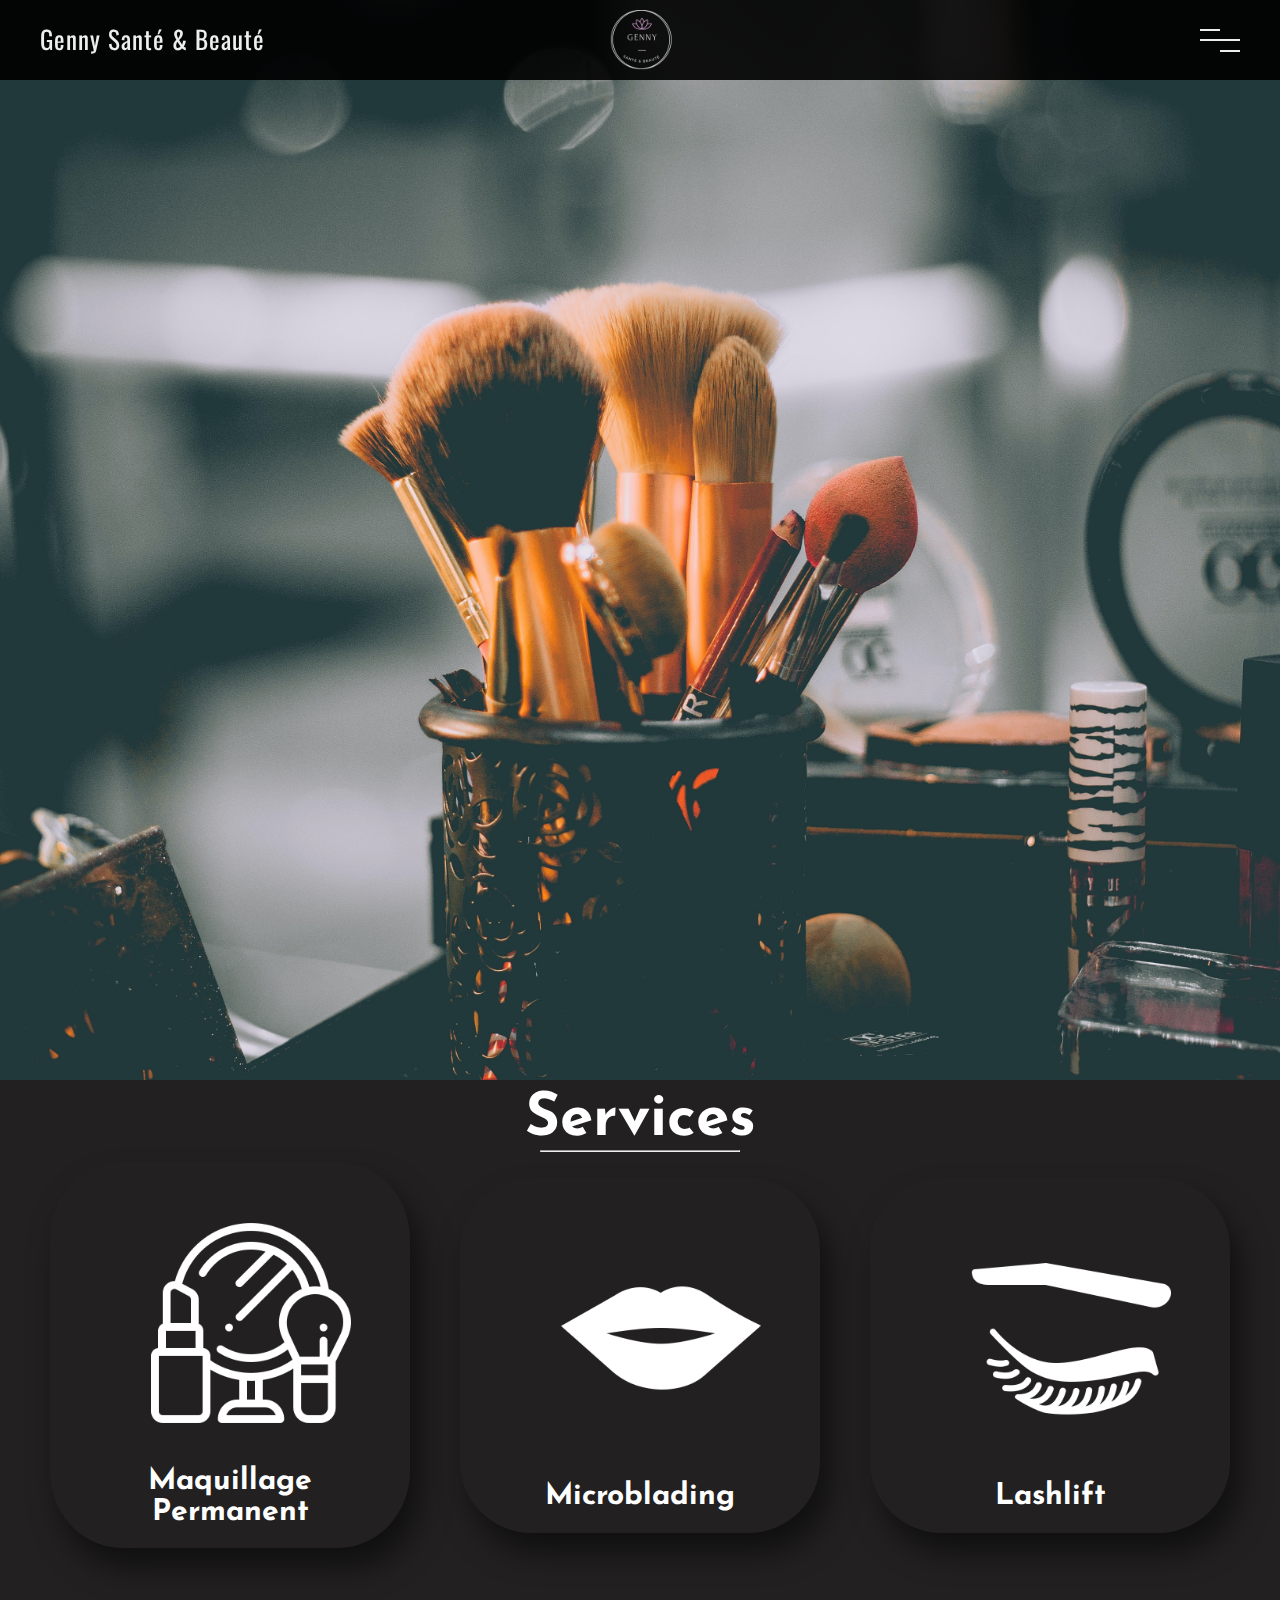
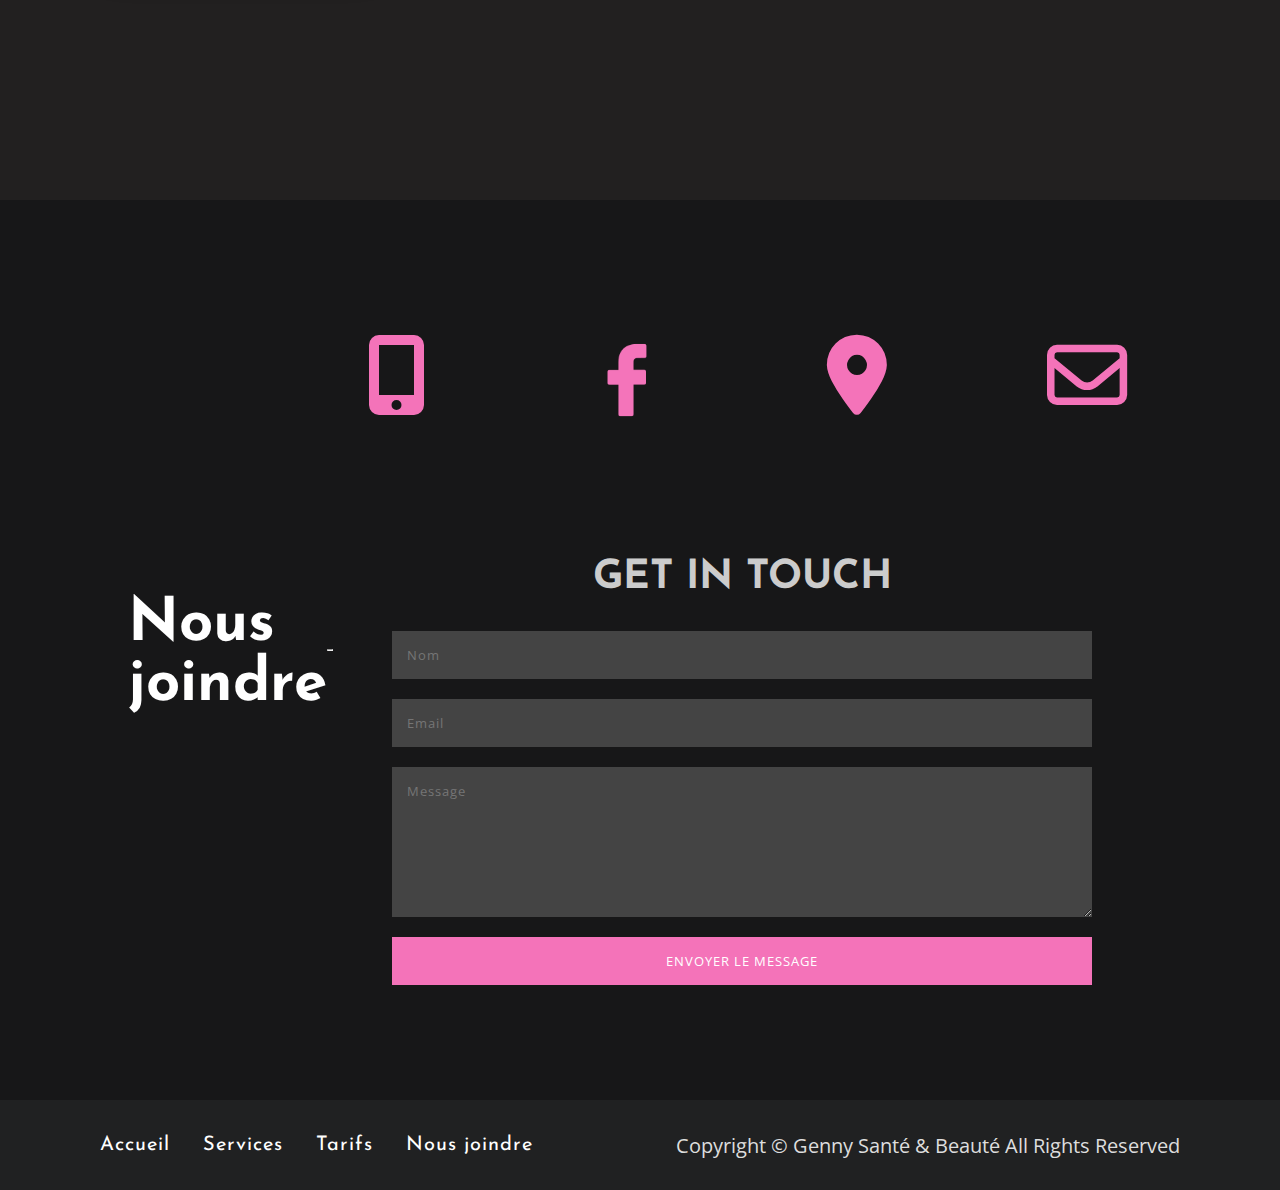
<file: index.html>
<!DOCTYPE html>
<html lang="en">

<head>
    <meta charset="UTF-8">
    <meta http-equiv="X-UA-Compatible" content="IE=edge">
    <meta name="viewport" content="width=device-width, initial-scale=1.0,maximum-scale=1,user-scalable=no">
    <title>Genny Santé & Beauté</title>
    <link rel="stylesheet" href="style.css">
    <link rel="stylesheet" href="https://cdnjs.cloudflare.com/ajax/libs/font-awesome/6.1.1/css/all.min.css">
    <link rel="preconnect" href="https://fonts.googleapis.com">
    <link rel="preconnect" href="https://fonts.gstatic.com" crossorigin>
    <link
        href="https://fonts.googleapis.com/css2?family=Baloo+Da+2:wght@400;500;600;700;800&family=Oswald:wght@200;300;400;500;600;700&display=swap"
        rel="stylesheet">
    <link rel="preconnect" href="https://fonts.googleapis.com">
    <link rel="preconnect" href="https://fonts.gstatic.com" crossorigin>
    <link
        href="https://fonts.googleapis.com/css2?family=Josefin+Sans:ital,wght@0,100;0,200;0,300;0,400;0,500;0,600;0,700;1,100;1,200;1,300;1,400;1,500;1,600;1,700&display=swap"
        rel="stylesheet">
        <link
        href="https://fonts.googleapis.com/css2?family=Open+Sans:ital,wght@0,300;0,400;0,500;0,600;0,700;1,300;1,400;1,500;1,600;1,700&display=swap"
        rel="stylesheet">
    <link rel="stylesheet" href="https://unpkg.com/swiper@8/swiper-bundle.min.css" />
</head>

<body>

    <!-- Navbar -->

    <nav class="navbar">
        <div class="logo">
            Genny Santé & Beauté
        </div>
        <div class="logo-image">
            <a href="index.html">
                <img id="logo-genny" src="images/logo-blanc2.png" alt="">
            </a>
        </div>
        <div class="nav-list">
            <a class="nav-link" href="index.html">Accueil</a>
            <div class="dropdown">
                <a class="nav-link" href="#services">Services</a>
                <div class="dropdown-content">
                    <a href="services-permanent.html">Maquillage Permanent</a>
                    <a href="services-microblading.html">Microblading</a>
                    <a href="services-lipblush.html">Lashlift</a>
                </div>
            </div>

            <a class="nav-link" href="pricing.html">Tarifs</a>
            <a class="nav-link" id="nous-joindre-mobile" href="#nous-joindre">Nous joindre</a>
        </div>
    </nav>

    <!-- Menu -->

    <div class="menu">
        <div class="line line-1"></div>
        <div class="line line-2"></div>
        <div class="line line-3"></div>
    </div>

    <div class="container">
        <!-- Section 1 -->
        <section class="section-1">
            <div class="banner">
                <h1 class="banner-heading">
                    <span class="heading-1">
                        Maquillage Permanent
                    </span>
                    <span class="heading-2">
                        Microblading
                    </span>
                    <span class="heading-3">
                        Lashlift
                    </span>
                </h1>
                <img class="banner-logo" src="images/logo-blanc2.png" alt="">
                <button class="banner-button">
                    <a href="https://www.facebook.com/Genny-Sant%C3%A9-Beaut%C3%A9-107573988058498/services/?ref=page_internal">Faites vous plaisir</a> 
                </button>
            </div>
        </section>

        <!-- Section photo -->
<!-- 
        <section class="carousel-index">
            <div class="carousel-wrapper">    
            </div>
        </section> -->

        <!-- Section 2 -->

        <section class="section-2" id="services">
            <h1 class="section-2-title">Services</h1>
            <hr class="hr-section-2">
            <div class="services-wrapper">
                <a href="services-permanent.html">
                    <div class="service service-1">
                        <img class="service-image" src="images/maquillage (2).png" alt="">
                        <h2>Maquillage Permanent</h2>
                    </div>
                </a>
                <a href="services-microblading.html">
                    <div class="service service-2">
                        <img class="service-image" src="images/mouth (1).png" alt="">
                        <h2>Microblading</h2>
                    </div>
                </a>
                <a href="services-lipblush.html">
                    <div class="service service-3">
                        <img class="service-image" src="images/eyelashes (1).png" alt="">
                        <h2>Lashlift</h2>
                    </div>
                </a>
            </div>
        </section>

        

        <!-- Section 4 -->

        <section class="section-4">
            <h1 class="section-2-title">Nous joindre</h1>
            <div class="hr-section-4">
                <hr>
            </div>
            <div class="contact-wrapper" id="nous-joindre">
                <div class="contact-details">
                    <div class="phone">
                        <a href="tel:+1581993-5206"><i class="fas fa-mobile-alt"></i></a> 
                    </div>
                    <div class="facebook">
                        <a href="https://www.facebook.com/Genny-Sant%C3%A9-Beaut%C3%A9-107573988058498"><img src="images/facebook (2).png" alt=""></a>
                    </div>
                    <div class="adress">
                        <a href="http://maps.google.com/?q=1437+Rue+des+Cornouillers,+Québec,+QC+G3K+2H7"><i class="fas fa-map-marker-alt"></i></a>
                    </div>
                    <div class="email">
                        <a href="mailto:couturegsillery@gmail.com"><i class="far fa-envelope"></i></a>
                        
                    </div>

                </div>
                <h1>Get in touch</h1>
                <form class="contact-form" action="mailto:couturegsillery@gmail.com">
                    <input type="text" placeholder="Nom">
                    <input type="text" placeholder="Email">
                    <textarea placeholder="Message" name="" id="" cols="30" rows="10"></textarea>
                    <input class="submit-button" type="submit" value="Envoyer le message">
                </form>
            </div>
        </section>

        <!-- FOOTER -->
        <footer class="footer">
            <div class="footer-nav">
                <a href="index.html">Accueil</a>
                <a href="#services">Services</a>
                <a href="pricing.html">Tarifs</a>
                <a href="#nous-joindre">Nous joindre</a>
            </div>
            <p class="copyright">
                Copyright &copy; Genny Santé & Beauté All Rights Reserved
            </p>
        </footer>

        <script src="https://unpkg.com/swiper/swiper-bundle.min.js"></script>

    <script src="javascript.js">

    </script>

</body>

</html>
</file>
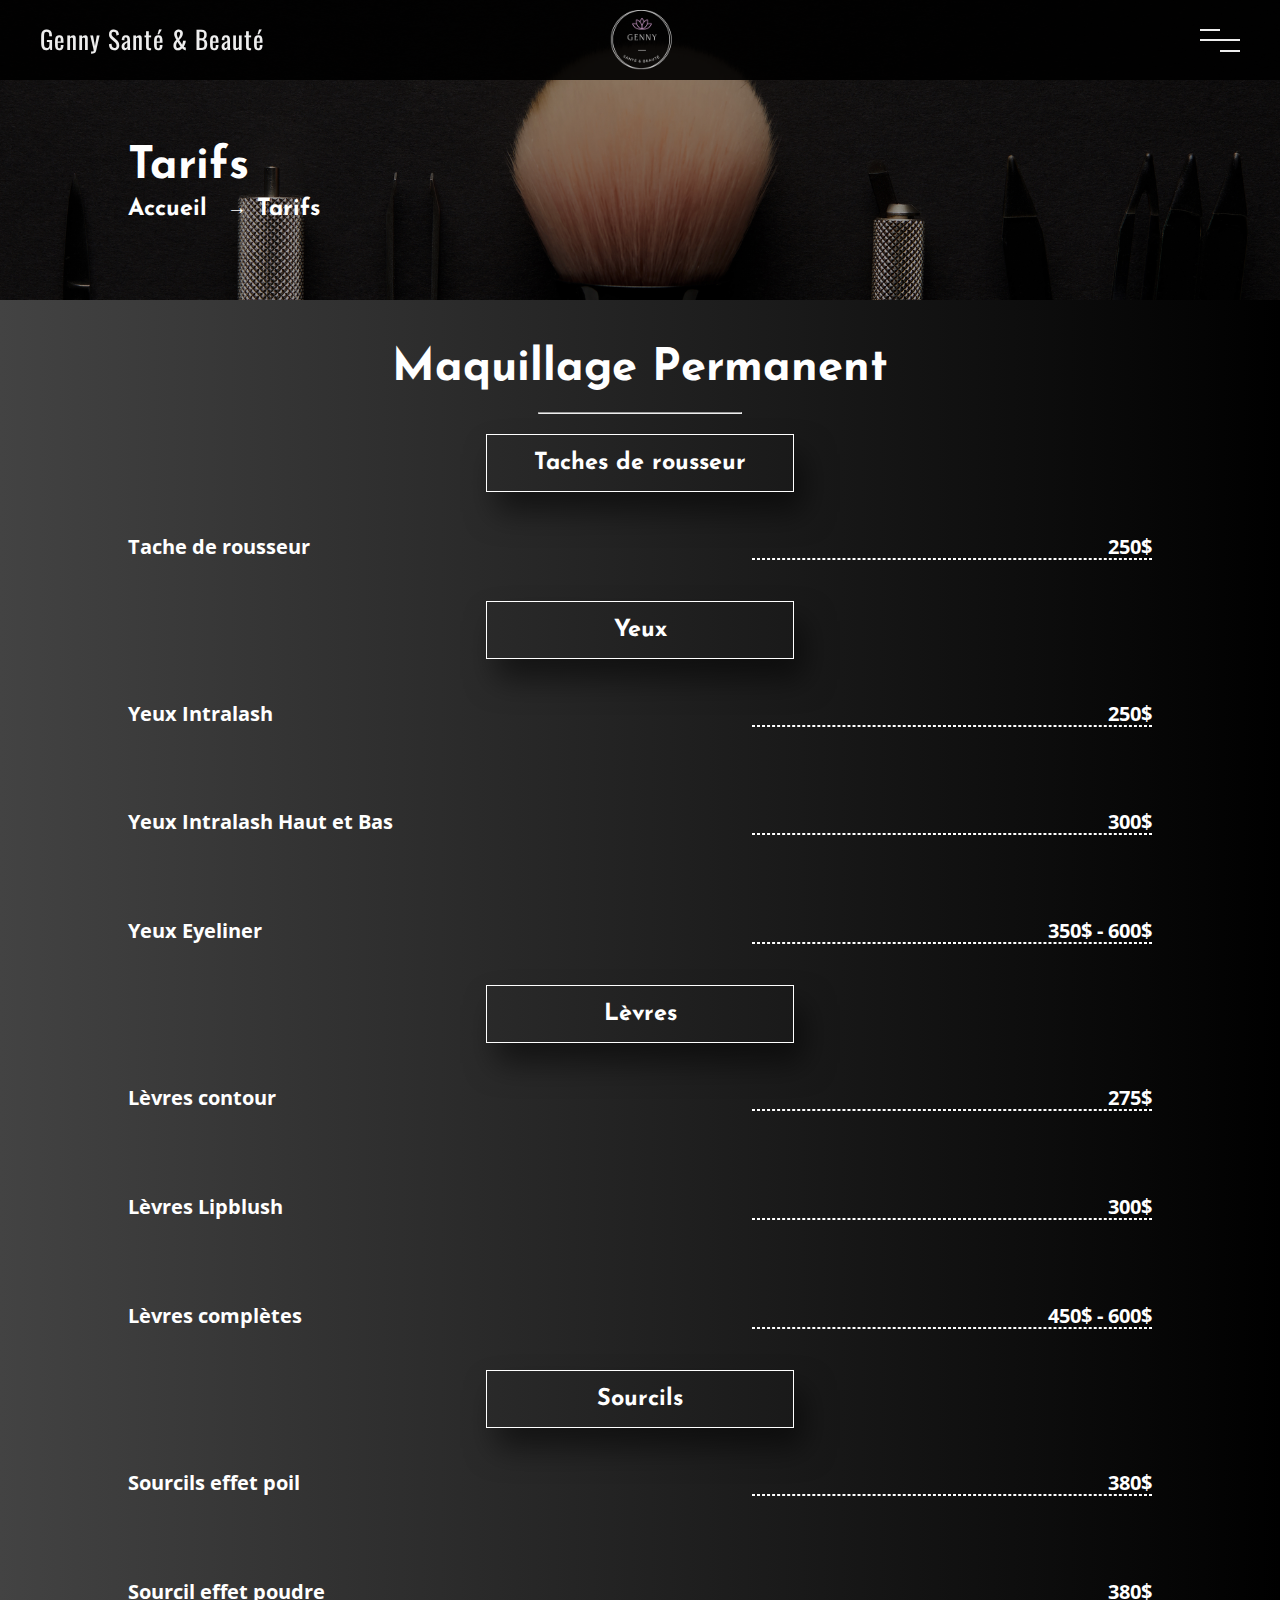
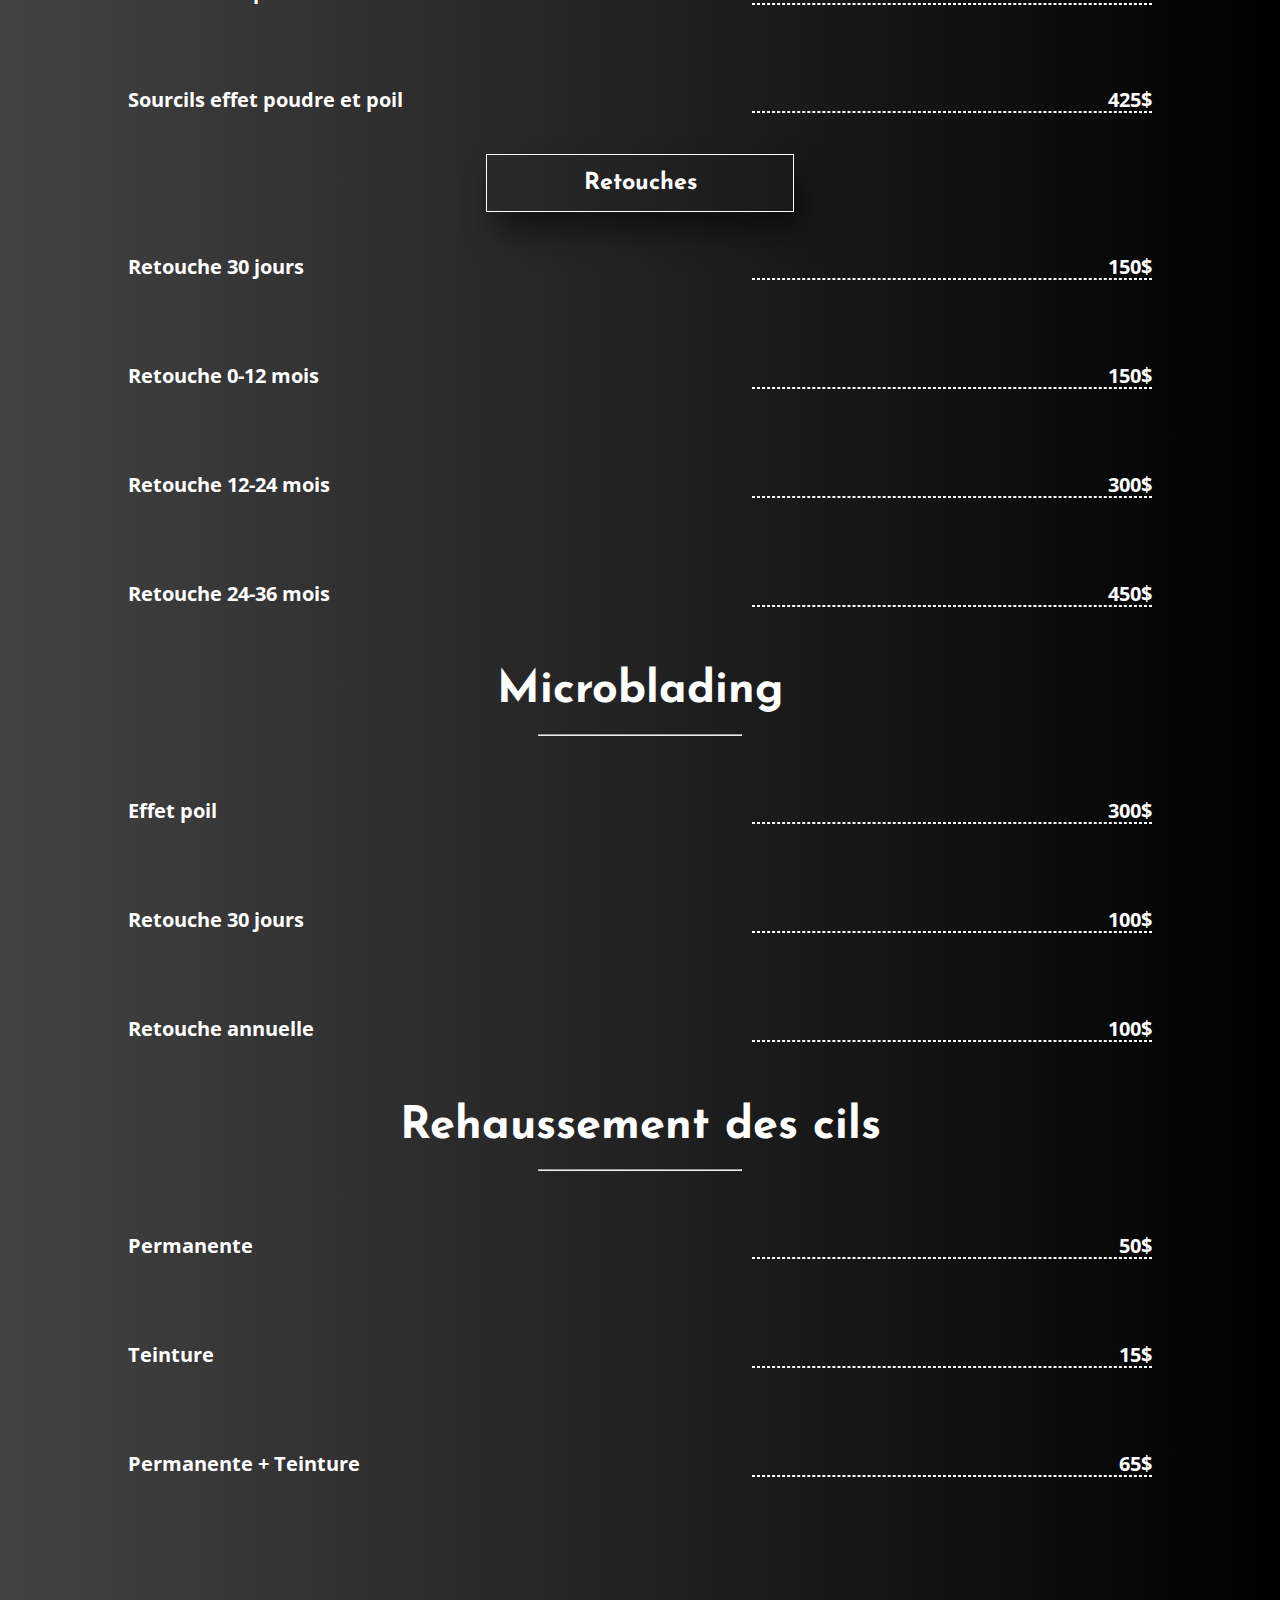
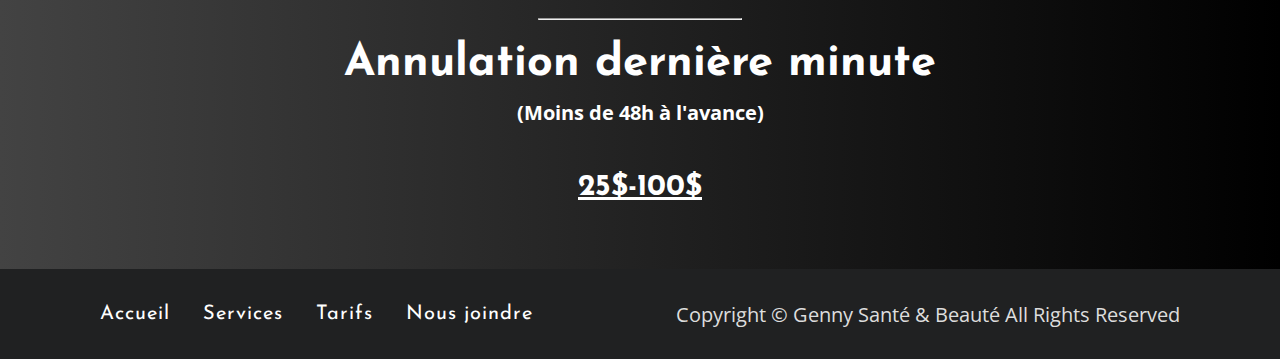
<file: pricing.html>
<!DOCTYPE html>
<html lang="en">

<head>
    <meta charset="UTF-8">
    <meta http-equiv="X-UA-Compatible" content="IE=edge">
    <meta name="viewport" content="width=device-width, initial-scale=1.0">
    <title>Genny Santé & Beauté</title>
    <link rel="stylesheet" href="style.css">
    <link rel="stylesheet" href="style-service.css">
    <link rel="preconnect" href="https://fonts.googleapis.com">
    <link rel="preconnect" href="https://fonts.gstatic.com" crossorigin>
    <link
        href="https://fonts.googleapis.com/css2?family=Josefin+Sans:ital,wght@0,100;0,200;0,300;0,400;0,500;0,600;0,700;1,100;1,200;1,300;1,400;1,500;1,600;1,700&display=swap"
        rel="stylesheet">
    <link rel="stylesheet" href="https://cdnjs.cloudflare.com/ajax/libs/font-awesome/6.1.1/css/all.min.css">
    <link rel="preconnect" href="https://fonts.googleapis.com">
    <link rel="preconnect" href="https://fonts.gstatic.com" crossorigin>
    <link
        href="https://fonts.googleapis.com/css2?family=Baloo+Da+2:wght@400;500;600;700;800&family=Oswald:wght@200;300;400;500;600;700&display=swap"
        rel="stylesheet">
    <link rel="preconnect" href="https://fonts.googleapis.com">
    <link rel="preconnect" href="https://fonts.gstatic.com" crossorigin>
    <link
        href="https://fonts.googleapis.com/css2?family=Open+Sans:ital,wght@0,300;0,400;0,500;0,600;0,700;1,300;1,400;1,500;1,600;1,700&display=swap"
        rel="stylesheet">
    <link rel="stylesheet" href="https://unpkg.com/swiper@8/swiper-bundle.min.css" />
</head>

<body>

    <!-- Navbar -->
    <nav class="navbar">
        <div class="logo">
            Genny Santé & Beauté
        </div>
        <div class="logo-image">
            <a href="index.html">
                <img id="logo-genny" src="images/logo-blanc2.png" alt="">
            </a>
        </div>
        <div class="nav-list">
            <a class="nav-link" href="index.html">Accueil</a>
            <div class="dropdown">
                <a class="nav-link" href="index.html#services">Services</a>
                <div class="dropdown-content">
                    <a href="services-permanent.html">Maquillage Permanent</a>
                    <a href="services-microblading.html">Microblading</a>
                    <a href="services-lipblush.html">Lashlift</a>
                </div>
            </div>

            <a class="nav-link" href="pricing.html">Tarifs</a>
            <a class="nav-link" href="index.html#nous-joindre">Nous joindre</a>
        </div>
    </nav>
    <!-- Menu -->

    <div class="menu">
        <div class="line line-1"></div>
        <div class="line line-2"></div>
        <div class="line line-3"></div>
    </div>

    <!-- Banner -->
    <div class="container">
        <section class="banner-service">
            <h2>Tarifs</h2>
            <div class="banner-link">
                <a class="banner-links" href="index.html">
                    <h3>Accueil</h3>
                </a>
                <span class="arrow-right">&#8594</span>
                <a class="banner-links" href="pricing.html">
                    <h3>Tarifs</h3>
                </a>

            </div>

        </section>

        
    </div>

    <!-- tarifs Section -->

    <div class="tarifs">
        <div class="tarifs-wrapper">
            <div class="permanent-tarifs">
                <div class="tarifs-titre">
                    <h2>Maquillage Permanent</h2>
                    <hr class="h2-hr">
                </div>
                    <div class="services-tarifs">
                        <div class="tarifs-header">
                            <h3>Taches de rousseur</h3>
                        </div>
                        <div class="tarifs">
                            <div class="tarifs-individuel">
                                <h4>Tache de rousseur</h4>
                                <h4><hr>250$</h4>
                            </div>
                        </div> 
                    </div>

                    <div class="services-tarifs">
                        <div class="tarifs-header">
                            <h3>Yeux</h3>
                        </div>
                        <div class="tarifs">
                            <div class="tarifs-individuel">
                                <h4>Yeux Intralash</h4>
                                <h4><hr>250$</h4>
                            </div>
                            <div class="tarifs-individuel">
                                <h4>Yeux Intralash Haut et Bas</h4>
                                <h4><hr>300$</h4>
                            </div>
                            <div class="tarifs-individuel">
                                <h4>Yeux Eyeliner</h4>
                                <h4><hr>350$ - 600$</h4>
                            </div>       
                        </div> 
                    </div>

                    <div class="services-tarifs">
                        <div class="tarifs-header">
                            <h3>Lèvres</h3>
                        </div>
                        <div class="tarifs">
                            <div class="tarifs-individuel">
                                <h4>Lèvres contour</h4>
                                <h4><hr>275$</h4>
                            </div>
                            <div class="tarifs-individuel">
                                <h4>Lèvres Lipblush</h4>                                
                                <h4><hr>300$</h4>
                            </div>
                            <div class="tarifs-individuel">
                                <h4>Lèvres complètes</h4>                               
                                <h4><hr>450$ - 600$</h4>
                            </div>
                        </div> 
                    </div>
                    
                    <div class="services-tarifs">
                        <div class="tarifs-header">
                            <h3>Sourcils</h3>
                        </div>
                        <div class="tarifs">
                            <div class="tarifs-individuel">
                                <h4>Sourcils effet poil</h4>                               
                                <h4><hr>380$</h4>
                            </div>
                            <div class="tarifs-individuel">
                                <h4>Sourcil effet poudre</h4>
                                <h4><hr>380$</h4>
                            </div>
                            <div class="tarifs-individuel">
                                <h4>Sourcils effet poudre et poil</h4>
                                <h4><hr>425$</h4>
                            </div>
                        </div> 
                    </div>

                    <div class="services-tarifs">
                        <div class="tarifs-header">
                            <h3>Retouches</h3>
                        </div>
                        <div class="tarifs">
                            <div class="tarifs-individuel">
                                <h4>Retouche 30 jours</h4>
                                <h4><hr>150$</h4>
                            </div>
                            <div class="tarifs-individuel">
                                <h4>Retouche 0-12 mois</h4>
                                <h4><hr>150$</h4>
                            </div>
                            <div class="tarifs-individuel">
                                <h4>Retouche 12-24 mois</h4>
                                <h4><hr>300$</h4>
                            </div>
                            <div class="tarifs-individuel">
                                <h4>Retouche 24-36 mois</h4>
                                <h4><hr>450$</h4>
                            </div>
                        </div> 
                    </div>
            </div>

            <div class="microblading-tarifs">
                <div class="tarifs-titre">
                    <h2>Microblading</h2>
                    <hr class="h2-hr">
                </div>
                    <div class="services-tarifs">
                        <div class="tarifs-individuel">
                            <h4>Effet poil</h4>
                            <h4><hr>300$</h4>
                        </div>
                        <div class="tarifs-individuel">
                            <h4>Retouche 30 jours</h4>
                            <h4><hr>100$</h4>
                        </div> 
                        <div class="tarifs-individuel">
                            <h4>Retouche annuelle</h4>
                            <h4><hr>100$</h4>
                        </div>  
                    </div>
            </div>

            <div class="eyelashes-tarifs">
                <div class="tarifs-titre">
                    <h2>Rehaussement des cils</h2>
                    <hr class="h2-hr">
                </div>
                    <div class="services-tarifs">
                        <div class="tarifs-individuel">
                            <h4>Permanente</h4>
                            <h4><hr>50$</h4>
                        </div>
                        <div class="tarifs-individuel">
                            <h4>Teinture</h4>
                            <h4><hr>15$</h4>
                        </div> 
                        <div class="tarifs-individuel">
                            <h4>Permanente + Teinture</h4>
                            <h4><hr>65$</h4>
                        </div>  
                    </div>
            </div>

            <div class="annulation-tarifs">
                <div class="tarifs-titre">
                    <hr class="h2-hr">
                    <h2>Annulation dernière minute <br><span>(Moins de 48h à l'avance)</span></h2>
                    <h3>25$-100$</h3>
                </div>
                    
            </div>
            
        </div>
    </div>

    <!-- FOOTER -->
    <footer class="footer">
        <div class="footer-nav">
            <a href="index.html">Accueil</a>
            <a href="index.html#services">Services</a>
            <a href="pricing.html">Tarifs</a>
            <a href="index.html#nous-joindre">Nous joindre</a>
        </div>
        <p class="copyright">
            Copyright &copy; Genny Santé & Beauté All Rights Reserved
        </p>
    </footer>



    <script src="https://unpkg.com/swiper/swiper-bundle.min.js"></script>

    <script src="javascript.js">

    </script>

</body>

</html>
</file>
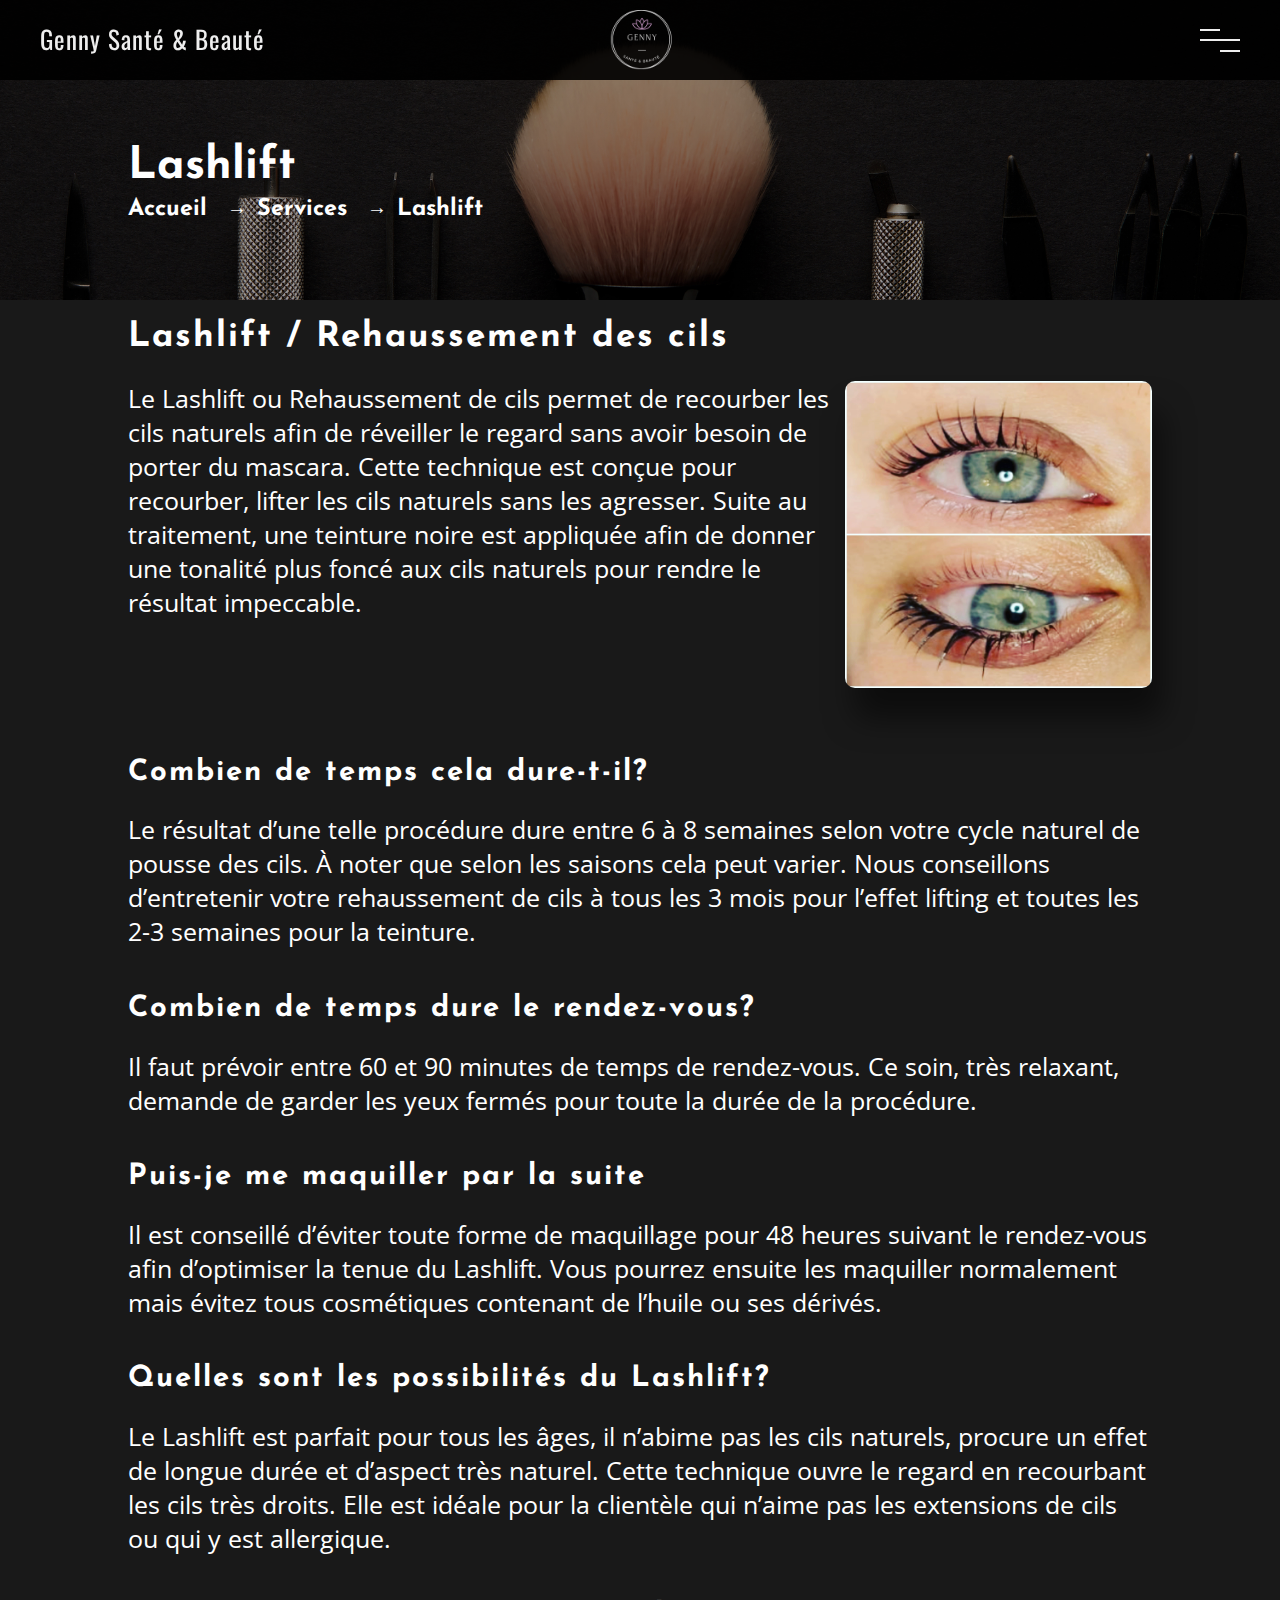
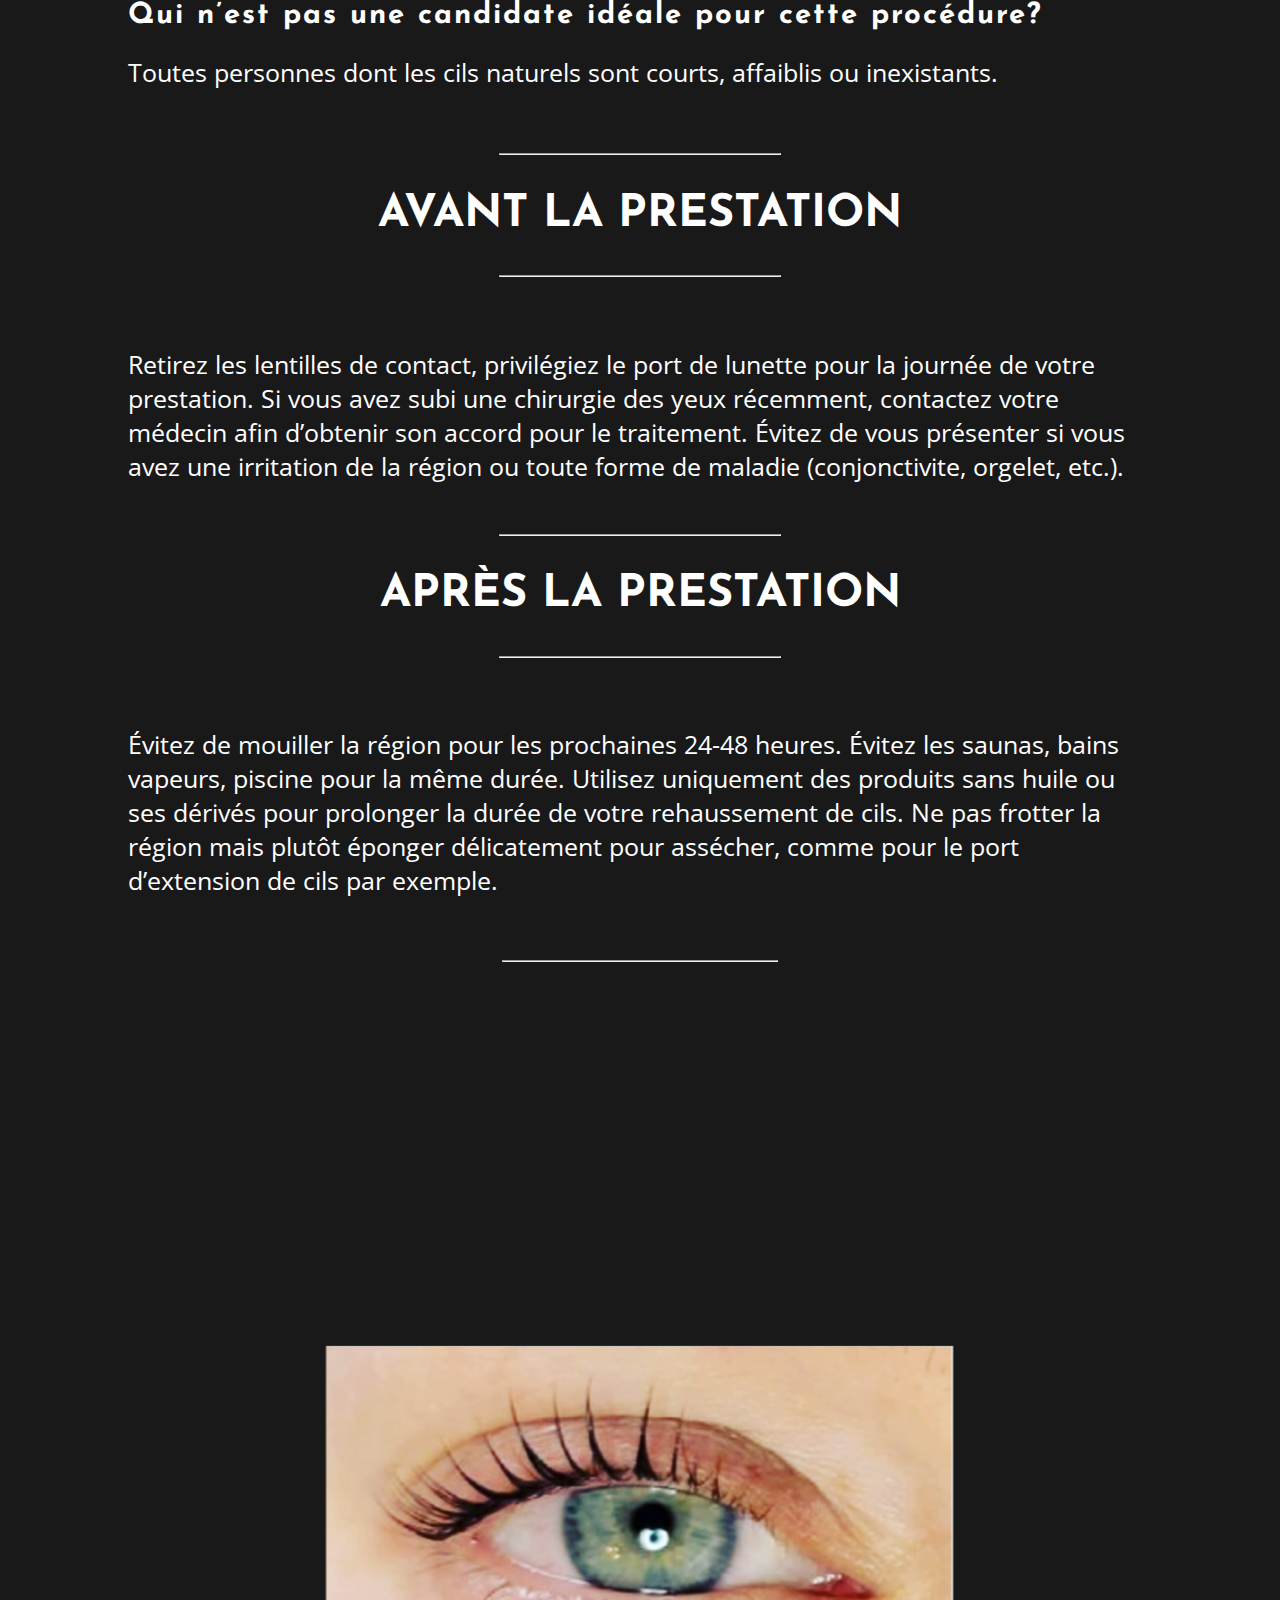
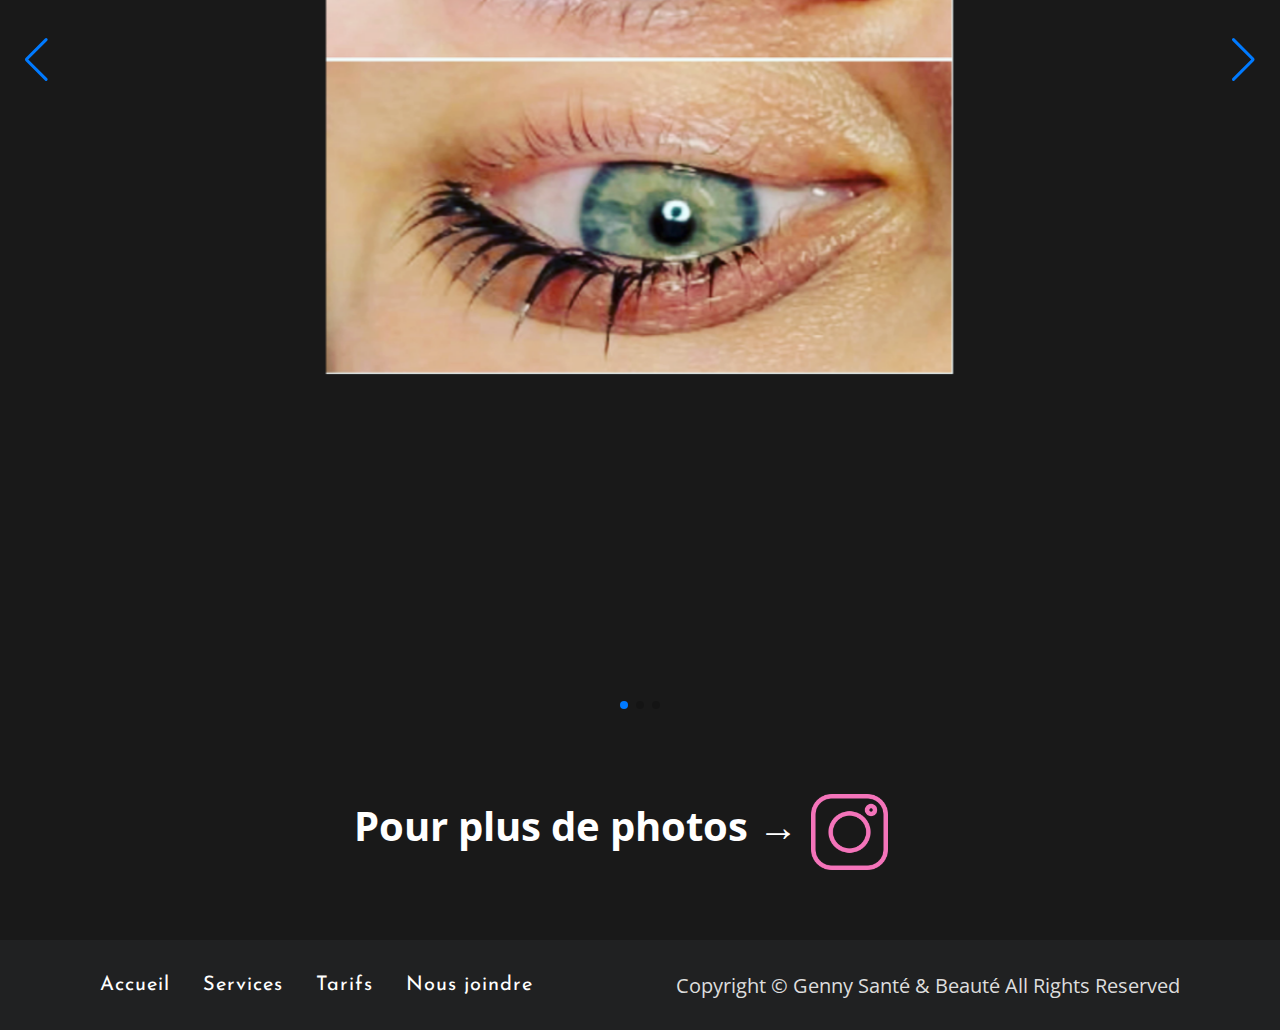
<file: services-lipblush.html>
<!DOCTYPE html>
<html lang="en">

<head>
    <meta charset="UTF-8">
    <meta http-equiv="X-UA-Compatible" content="IE=edge">
    <meta name="viewport" content="width=device-width, initial-scale=1.0">
    <title>Genny Santé & Beauté</title>
    <link rel="stylesheet" href="style.css">
    <link rel="stylesheet" href="style-service.css">
    <link rel="preconnect" href="https://fonts.googleapis.com">
    <link rel="preconnect" href="https://fonts.gstatic.com" crossorigin>
    <link
        href="https://fonts.googleapis.com/css2?family=Josefin+Sans:ital,wght@0,100;0,200;0,300;0,400;0,500;0,600;0,700;1,100;1,200;1,300;1,400;1,500;1,600;1,700&display=swap"
        rel="stylesheet">
    <link rel="stylesheet" href="https://cdnjs.cloudflare.com/ajax/libs/font-awesome/6.1.1/css/all.min.css">
    <link rel="preconnect" href="https://fonts.googleapis.com">
    <link rel="preconnect" href="https://fonts.gstatic.com" crossorigin>
    <link
        href="https://fonts.googleapis.com/css2?family=Baloo+Da+2:wght@400;500;600;700;800&family=Oswald:wght@200;300;400;500;600;700&display=swap"
        rel="stylesheet">
    <link rel="preconnect" href="https://fonts.googleapis.com">
    <link rel="preconnect" href="https://fonts.gstatic.com" crossorigin>
    <link
        href="https://fonts.googleapis.com/css2?family=Open+Sans:ital,wght@0,300;0,400;0,500;0,600;0,700;1,300;1,400;1,500;1,600;1,700&display=swap"
        rel="stylesheet">
    <link rel="stylesheet" href="https://unpkg.com/swiper@8/swiper-bundle.min.css" />
</head>

<body>

    <!-- Navbar -->
    <nav class="navbar">
        <div class="logo">
            Genny Santé & Beauté
        </div>
        <div class="logo-image">
            <a href="index.html">
                <img id="logo-genny" src="images/logo-blanc2.png" alt="">
            </a>
        </div>
        <div class="nav-list">
            <a class="nav-link" href="index.html">Accueil</a>
            <div class="dropdown">
                <a class="nav-link" href="index.html#services">Services</a>
                <div class="dropdown-content">
                    <a href="services-permanent.html">Maquillage Permanent</a>
                    <a href="services-microblading.html">Microblading</a>
                    <a href="services-lipblush.html">Lashlift</a>
                </div>
            </div>

            <a class="nav-link" href="pricing.html">Tarifs</a>
            <a class="nav-link" href="index.html#nous-joindre">Nous joindre</a>
        </div>
        </div>
    </nav>
    <!-- Menu -->

    <div class="menu">
        <div class="line line-1"></div>
        <div class="line line-2"></div>
        <div class="line line-3"></div>
    </div>

    <!-- Banner -->
    <div class="container">
        <section class="banner-service">
            <h2>Lashlift</h2>
            <div class="banner-link">
                <a class="banner-links" href="index.html">
                    <h3>Accueil</h3>
                </a>
                <span class="arrow-right">&#8594</span>
                <a class="banner-links" href="index.html#services">
                    <h3>Services</h3>
                </a>
                <span class="arrow-right">&#8594</span>
                <a class="banner-links" href="services-lipblush.html">
                    <h3>Lashlift</h3>
                </a>
                
            </div>

        </section>

        <!-- Contenu et texte -->
        <section class="section-1-services">
            <div class="services-titles services-titles-mobile">
                <h3>Lashlift / Rehaussement des cils </h3>
            </div>
            <div class="first-content-section">
                <div class="first-content-paragraph">
                    Le Lashlift ou Rehaussement de cils permet de recourber les cils naturels afin de réveiller le regard sans avoir besoin de porter du mascara. Cette technique est conçue pour recourber, lifter les cils naturels sans les agresser. Suite au traitement, une teinture noire est appliquée afin de donner une tonalité plus foncé aux cils naturels pour rendre le résultat impeccable.
                </div>
                <div class="first-content-image-1">
                    <img src="images/lashlift/285564296_321439873515212_7847722844225100317_n.jpg" alt="">
                </div>
            </div>
            <div class="question-answer-section">
                <div class="question">
                    <div class="question-1">
                        <h3 class="services-titles">Combien de temps cela dure-t-il?</h3>
                        <p>Le résultat d’une telle procédure dure entre 6 à 8 semaines selon votre cycle naturel de pousse des cils. À noter que selon les saisons cela peut varier. Nous conseillons d’entretenir votre rehaussement de cils à tous les 3 mois pour l’effet lifting et toutes les 2-3 semaines pour la teinture.</p>
                    </div>
                    <div class="question-2">
                        <h3 class="services-titles">Combien de temps dure le rendez-vous?</h3>
                        <p>Il faut prévoir entre 60 et 90 minutes de temps de rendez-vous. Ce soin, très relaxant, demande de garder les yeux fermés pour toute la durée de la procédure.</p>
                    </div>
                    <div class="question-3">
                        <h3 class="services-titles">Puis-je me maquiller par la suite</h3>
                        <p>Il est conseillé d’éviter toute forme de maquillage pour 48 heures suivant le rendez-vous afin d’optimiser la tenue du Lashlift. Vous pourrez ensuite les maquiller normalement mais évitez tous cosmétiques contenant de l’huile ou ses dérivés.</p>

                    </div>
                    <div class="question-4">
                        <h3 class="services-titles">Quelles sont les possibilités du Lashlift?</h3>
                        <p>Le Lashlift est parfait pour tous les âges, il n’abime pas les cils naturels, procure un effet de longue durée et d’aspect très naturel. Cette technique ouvre le regard en recourbant les cils très droits. Elle est idéale pour la clientèle qui n’aime pas les extensions de cils ou qui y est allergique.</p>

                    </div>
                    <div class="question-5">
                        <h3 class="services-titles">Qui n’est pas une candidate idéale pour cette procédure?</h3>
                        <p>Toutes personnes dont les cils naturels sont courts, affaiblis ou inexistants.</p>
                    </div>
                </div>
            </div>
            <!-- AVANT LA PRESTATION -->
            <div class="avant-prestation">
                <div class="titre-avant-prestation">
                    <div class="line-division line-1">
                        <hr>
                    </div>
                    <h2>Avant la prestation</h2>
                    <div class="line-division line-2">
                        <hr>
                    </div>
                </div>
                <div class="texte-avant-prestation">
                    <p>
                    <div class="texte-prestation">
                        Retirez les lentilles de contact, privilégiez le port de lunette pour la journée de votre prestation. Si vous avez subi une chirurgie des yeux récemment, contactez votre médecin afin d’obtenir son accord pour le traitement. Évitez de vous présenter si vous avez une irritation de la région ou toute forme de maladie (conjonctivite, orgelet, etc.).
                    </div>

                    </p>
                </div>
            </div>

            <!-- APRES LA PRESTATION -->
            <div class="avant-prestation">
                <div class="titre-avant-prestation">
                    <div class="line-division line-1">
                        <hr>
                    </div>
                    <h2>Après la prestation</h2>
                    <div class="line-division line-2">
                        <hr>
                    </div>
                </div>
                <div class="texte-avant-prestation">
                    <p>
                    <div class="texte-prestation">
                        Évitez de mouiller la région pour les prochaines 24-48 heures. Évitez les saunas, bains vapeurs, piscine pour la même durée. Utilisez uniquement des produits sans huile ou ses dérivés pour prolonger la durée de votre rehaussement de cils. Ne pas frotter la région mais plutôt éponger délicatement pour assécher, comme pour le port d’extension de cils par exemple.
                    </div>
                    
                    </p>
                </div>
            </div>
        </section>

        <!-- Carousel images -->
        <section class="section-1-images">
            <div class="line-division line-2">
                <hr>
            </div>
            <div class="swiper mySwiper">
                <div class="swiper-wrapper">
                    <div class="swiper-slide"><img class="images-swiper"
                            src="images/lashlift/Screen Shot 2022-06-11 at 4.21.09 PM.png" alt=""></div>
                    <div class="swiper-slide"><img class="images-swiper"
                            src="images/lashlift/Screen Shot 2022-06-05 at 4.04.54 PM.png" alt=""></div>
                    <div class="swiper-slide"><img class="images-swiper"
                            src="images/lashlift/Screen Shot 2022-06-05 at 4.05.21 PM.png" alt=""></div>


                </div>
                <div class="swiper-button-next"></div>
                <div class="swiper-button-prev"></div>
                <div class="swiper-pagination"></div>
                <div class="swiper-pagination"></div>
            </div>
        </section>
        <div class="more-photos">
            <h1><a href="https://www.instagram.com/genny.sante.beaute/?hl=fr">Pour plus de photos &#8594      </a></h1>
            <a href="https://www.instagram.com/genny.sante.beaute/?hl=fr"><img class="more-photos-image" src="images/instagram (2).png" alt=""></a>
        </div>

    </div>

    <!-- FOOTER -->
    <footer class="footer">
        <div class="footer-nav">
            <a href="index.html">Accueil</a>
            <a href="index.html#services">Services</a>
            <a href="pricing.html">Tarifs</a>
            <a href="index.html#nous-joindre">Nous joindre</a>
        </div>
        <p class="copyright">
            Copyright &copy; Genny Santé & Beauté All Rights Reserved
        </p>
    </footer>




    <script src="https://unpkg.com/swiper/swiper-bundle.min.js"></script>

    <script src="javascript.js">

    </script>

</body>

</html>
</file>
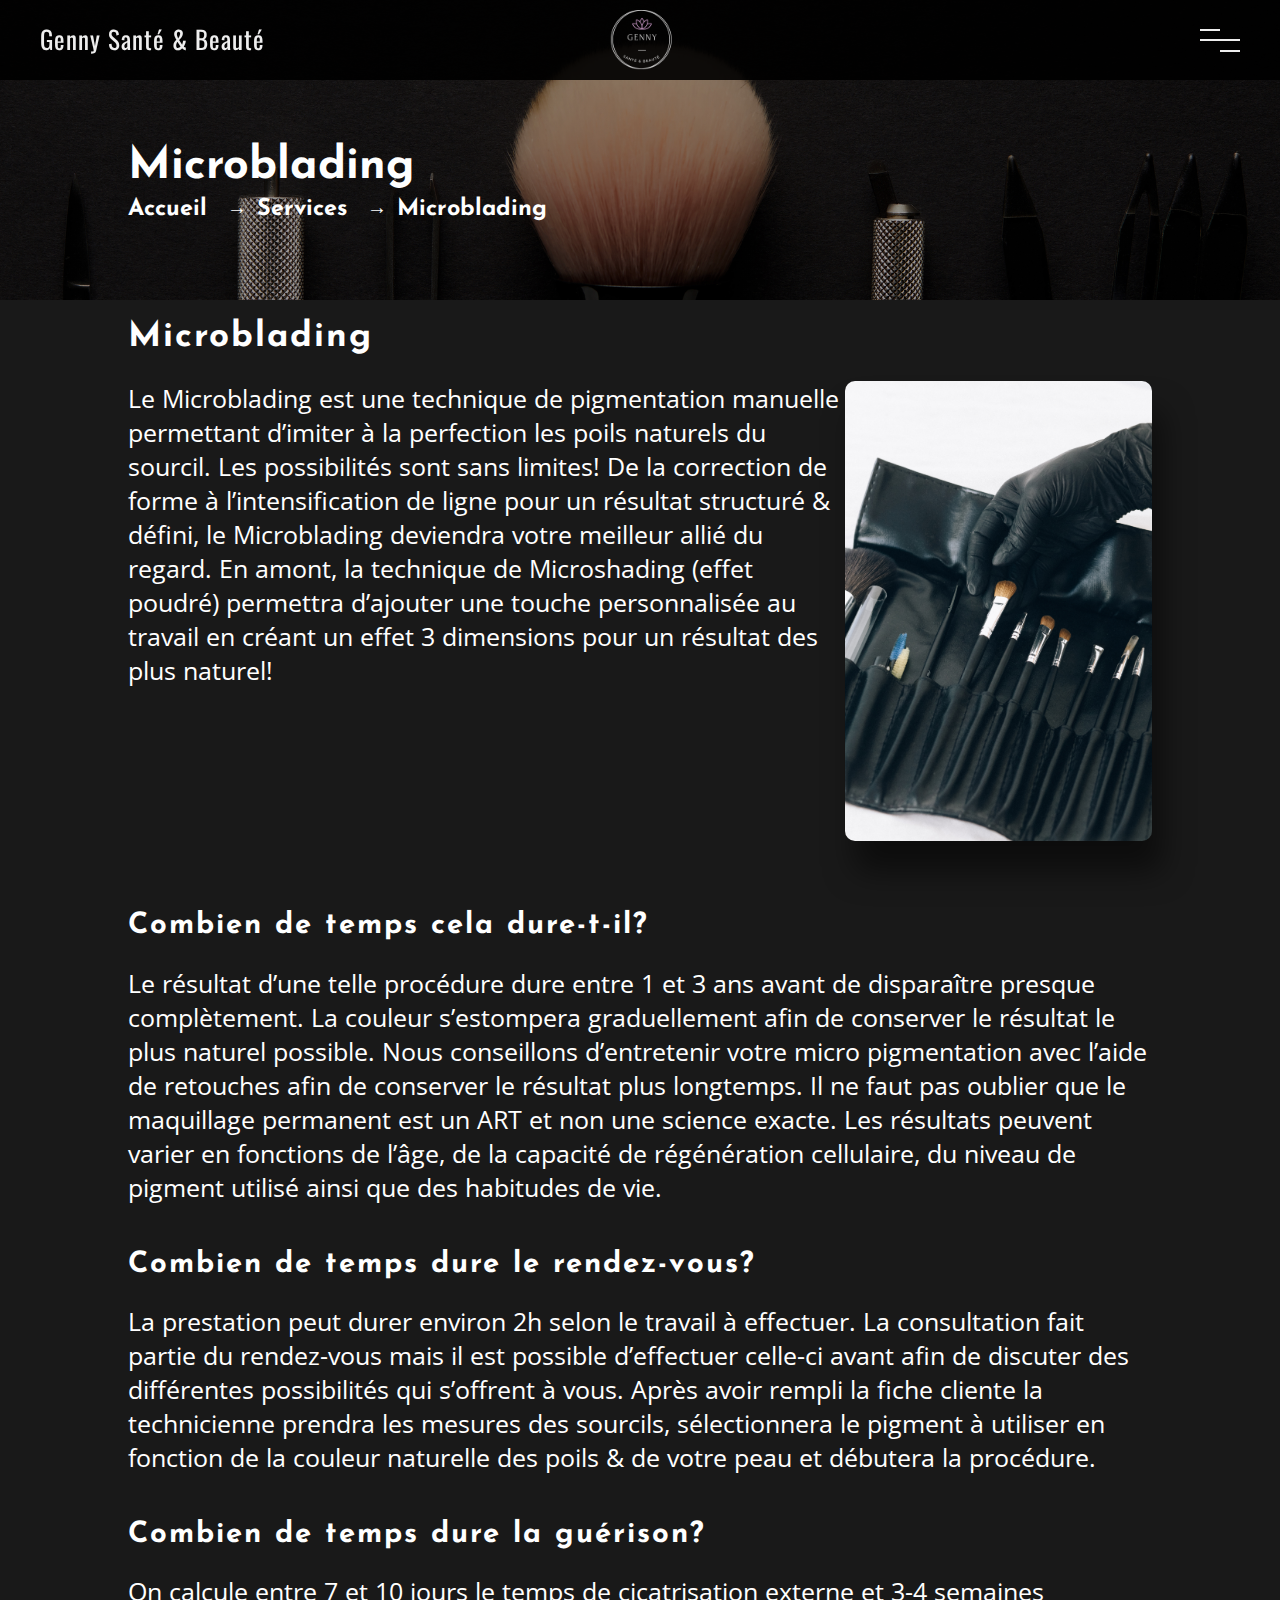
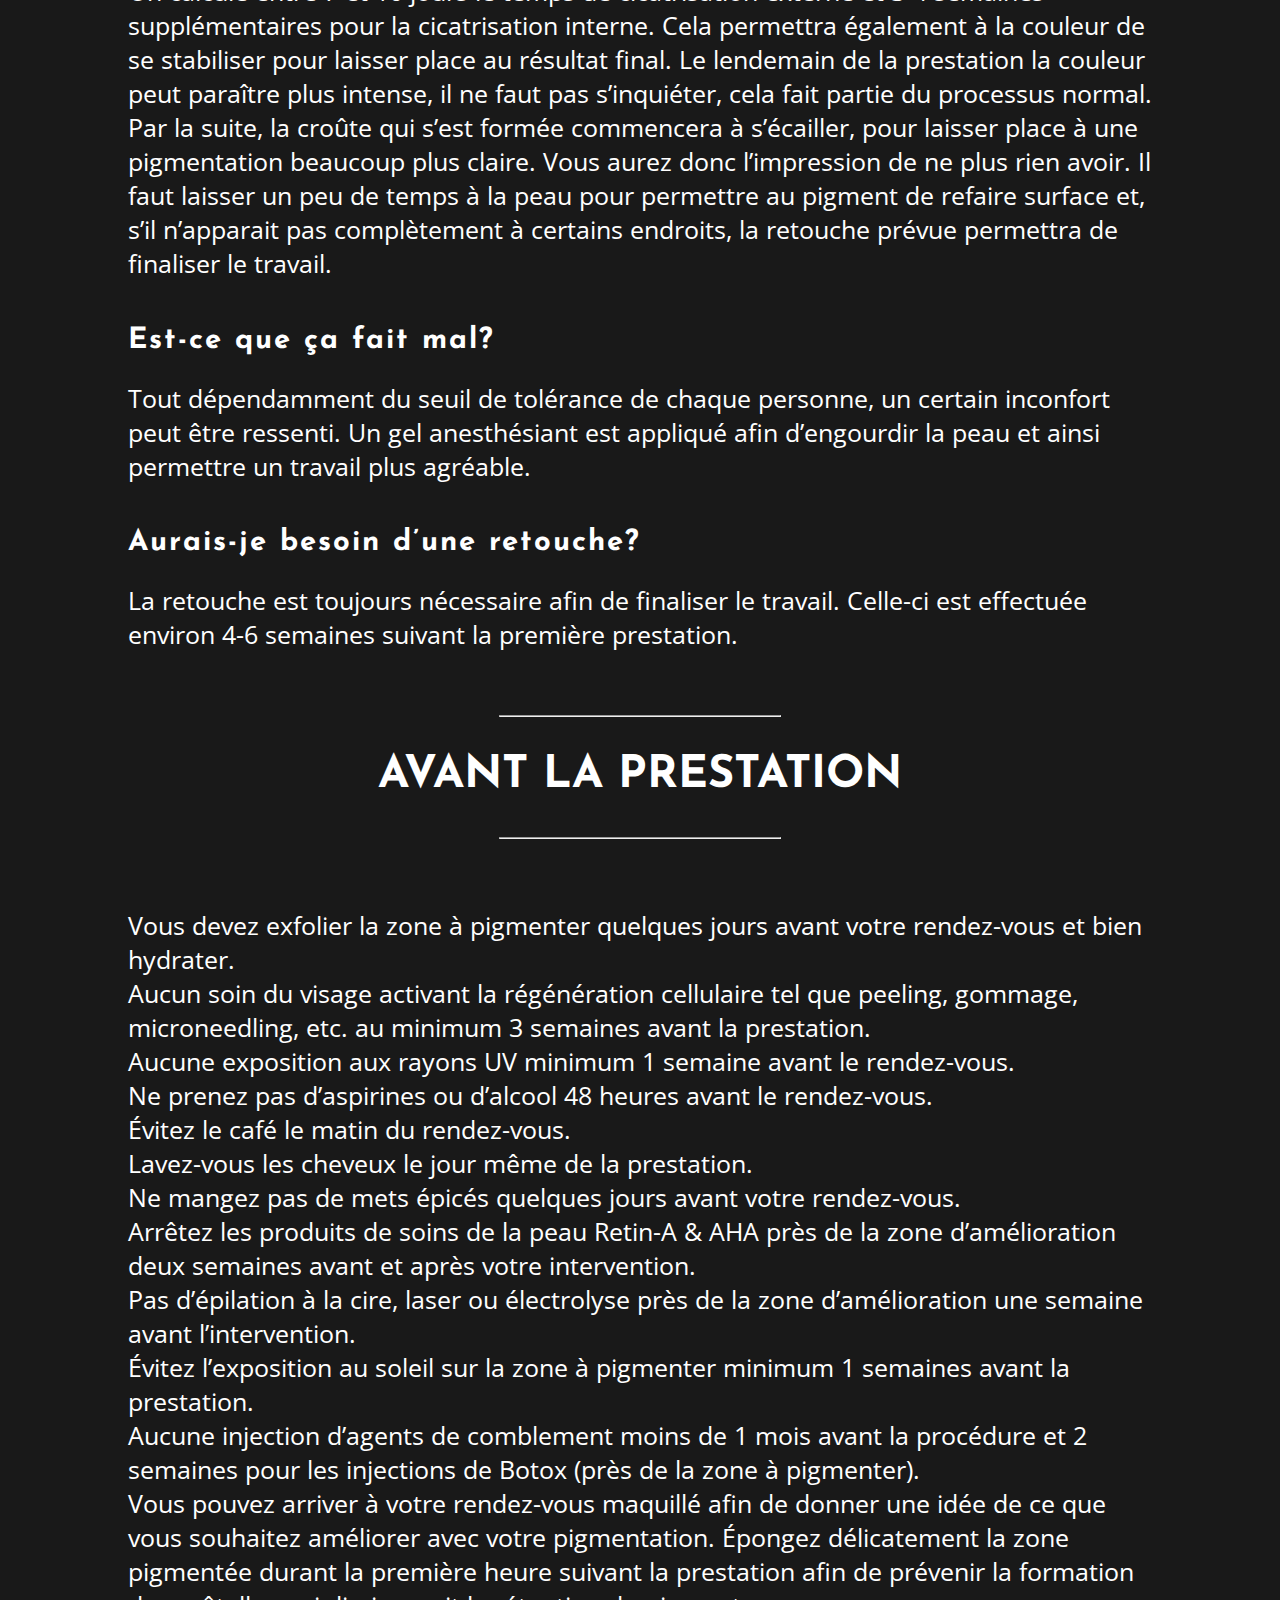
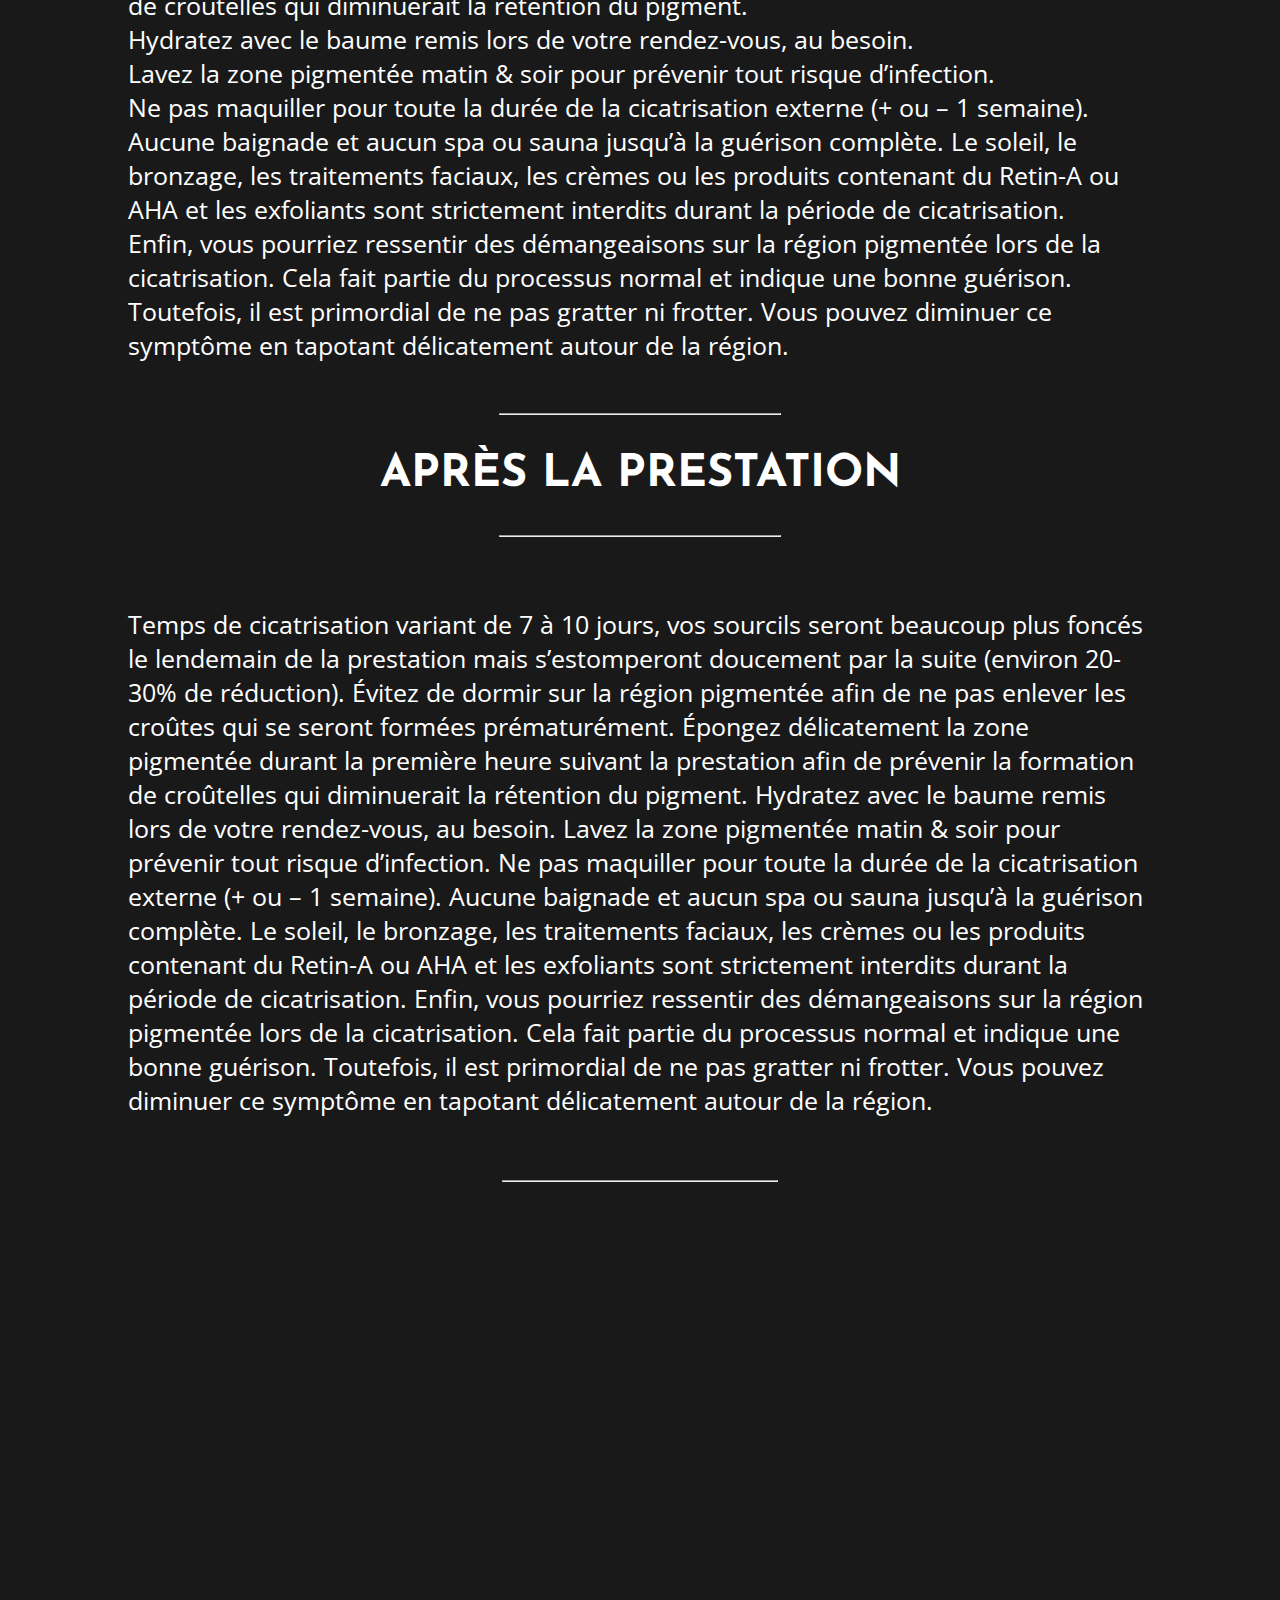
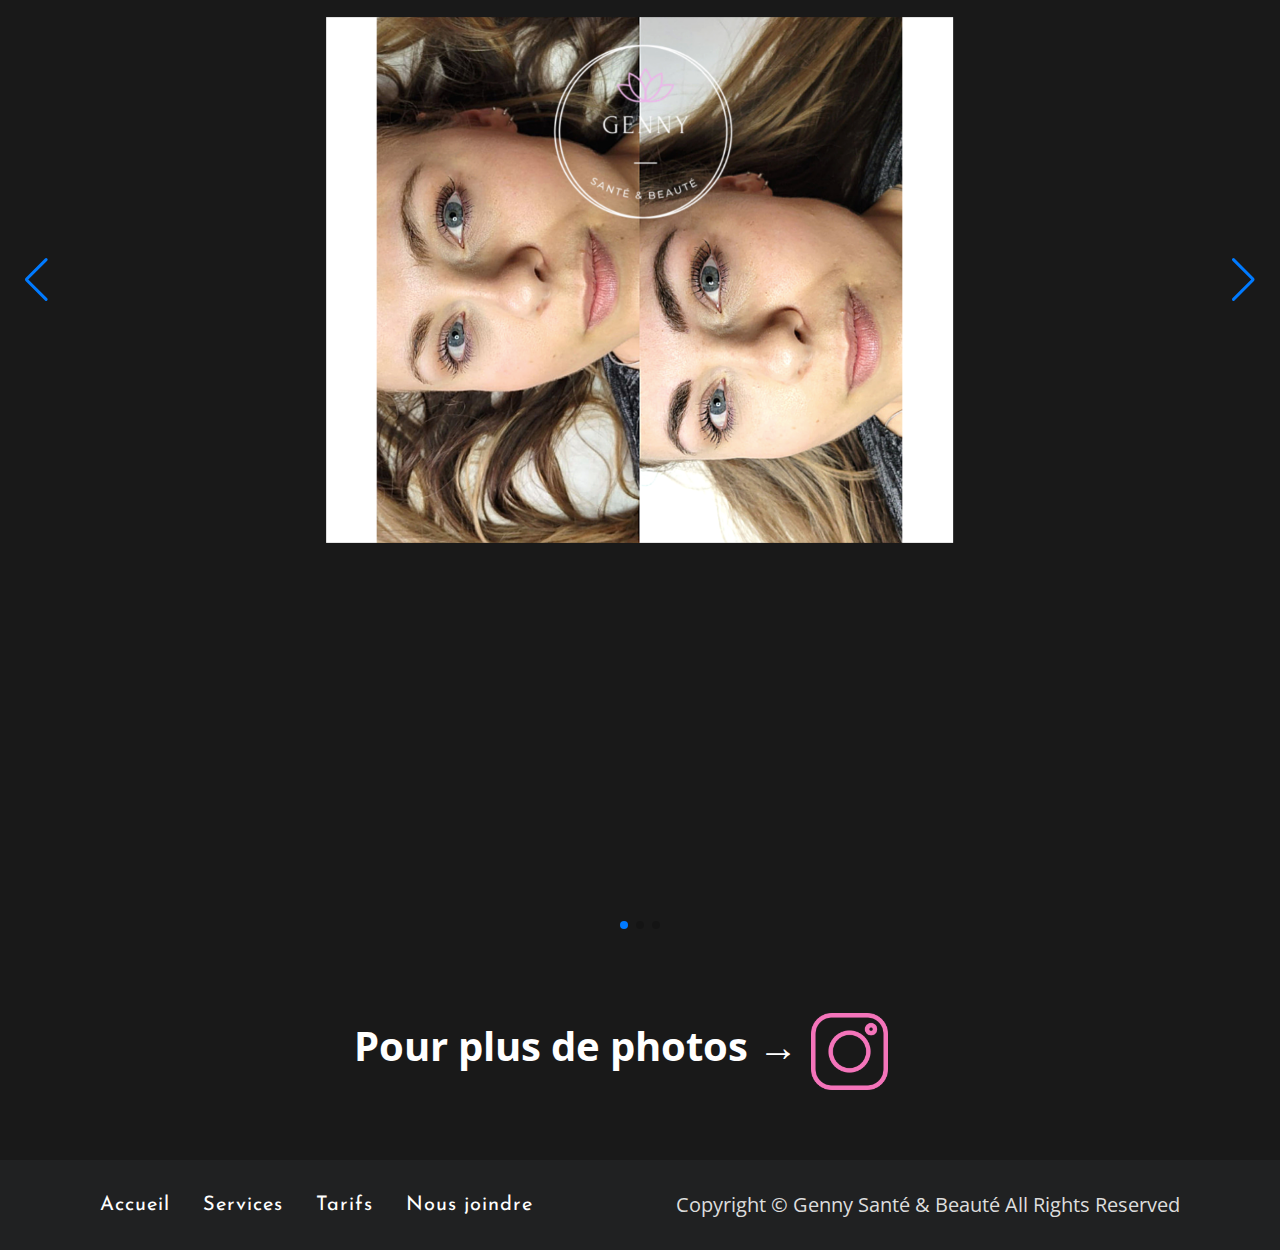
<file: services-microblading.html>
<!DOCTYPE html>
<html lang="en">

<head>
    <meta charset="UTF-8">
    <meta http-equiv="X-UA-Compatible" content="IE=edge">
    <meta name="viewport" content="width=device-width, initial-scale=1.0">
    <title>Genny Santé & Beauté</title>
    <link rel="stylesheet" href="style.css">
    <link rel="stylesheet" href="style-service.css">
    <link rel="preconnect" href="https://fonts.googleapis.com">
    <link rel="preconnect" href="https://fonts.gstatic.com" crossorigin>
    <link
        href="https://fonts.googleapis.com/css2?family=Josefin+Sans:ital,wght@0,100;0,200;0,300;0,400;0,500;0,600;0,700;1,100;1,200;1,300;1,400;1,500;1,600;1,700&display=swap"
        rel="stylesheet">
    <link rel="stylesheet" href="https://cdnjs.cloudflare.com/ajax/libs/font-awesome/6.1.1/css/all.min.css">
    <link rel="preconnect" href="https://fonts.googleapis.com">
    <link rel="preconnect" href="https://fonts.gstatic.com" crossorigin>
    <link
        href="https://fonts.googleapis.com/css2?family=Baloo+Da+2:wght@400;500;600;700;800&family=Oswald:wght@200;300;400;500;600;700&display=swap"
        rel="stylesheet">
    <link rel="preconnect" href="https://fonts.googleapis.com">
    <link rel="preconnect" href="https://fonts.gstatic.com" crossorigin>
    <link
        href="https://fonts.googleapis.com/css2?family=Open+Sans:ital,wght@0,300;0,400;0,500;0,600;0,700;1,300;1,400;1,500;1,600;1,700&display=swap"
        rel="stylesheet">
    <link rel="stylesheet" href="https://unpkg.com/swiper@8/swiper-bundle.min.css" />
</head>

<body>

    <!-- Navbar -->
    <nav class="navbar">
        <div class="logo">
            Genny Santé & Beauté
        </div>
        <div class="logo-image">
            <a href="index.html">
                <img id="logo-genny" src="images/logo-blanc2.png" alt="">
            </a>
        </div>
        <div class="nav-list">
            <a class="nav-link" href="index.html">Accueil</a>
            <div class="dropdown">
                <a class="nav-link" href="index.html#services">Services</a>
                <div class="dropdown-content">
                    <a href="services-permanent.html">Maquillage Permanent</a>
                    <a href="services-microblading.html">Microblading</a>
                    <a href="services-lipblush.html">Lashlift</a>
                </div>
            </div>

            <a class="nav-link" href="pricing.html">Tarifs</a>
            <a class="nav-link" href="index.html#nous-joindre">Nous joindre</a>
        </div>
        </div>
    </nav>
    <!-- Menu -->

    <div class="menu">
        <div class="line line-1"></div>
        <div class="line line-2"></div>
        <div class="line line-3"></div>
    </div>

    <!-- Banner -->
    <div class="container">
        <section class="banner-service">
            <h2>Microblading</h2>
            <div class="banner-link">
                <a class="banner-links" href="index.html">
                    <h3>Accueil</h3>
                </a>
                <span class="arrow-right">&#8594</span>
                <a class="banner-links" href="index.html#services">
                    <h3>Services</h3>
                </a>
                <span class="arrow-right">&#8594</span>
                <a class="banner-links" href="services-microblading.html">
                    <h3>Microblading</h3>
                </a>

            </div>

        </section>

        <!-- Contenu et texte -->
        <section class="section-1-services">
            <div class="services-titles services-titles-mobile">
                <h3>Microblading</h3>
            </div>
            <div class="first-content-section">
                <div class="first-content-paragraph">
                    Le Microblading est une technique de pigmentation manuelle permettant d’imiter à la perfection les
                    poils naturels du sourcil. Les possibilités sont sans limites! De la correction de forme à
                    l’intensification de ligne pour un résultat structuré & défini, le Microblading deviendra votre
                    meilleur allié du regard. En amont, la technique de Microshading (effet poudré) permettra d’ajouter
                    une touche personnalisée au travail en créant un effet 3 dimensions pour un résultat des plus
                    naturel!
                </div>
                <div class="first-content-image-1">
                    <img src="images/microblading/pexels-nataliya-vaitkevich-5128181.jpg" alt="">
                </div>
            </div>
            <div class="question-answer-section">
                <div class="question">
                    <div class="question-1">
                        <h3 class="services-titles">Combien de temps cela dure-t-il?</h3>
                        <p>Le résultat d’une telle procédure dure entre 1 et 3 ans avant de disparaître presque
                            complètement. La couleur s’estompera graduellement afin de conserver le résultat le plus
                            naturel possible. Nous conseillons d’entretenir votre micro pigmentation avec l’aide de
                            retouches afin de conserver le résultat plus longtemps. Il ne faut pas oublier que le
                            maquillage permanent est un ART et non une science exacte. Les résultats peuvent varier
                            en fonctions de l’âge, de la capacité de régénération cellulaire, du niveau de pigment
                            utilisé ainsi que des habitudes de vie.</p>
                    </div>
                    <div class="question-2">
                        <h3 class="services-titles">Combien de temps dure le rendez-vous?</h3>
                        <p>La prestation peut durer environ 2h selon le travail à effectuer. La consultation fait partie
                            du rendez-vous mais il est possible d’effectuer celle-ci avant afin de discuter des
                            différentes possibilités qui s’offrent à vous. Après avoir rempli la fiche cliente la
                            technicienne prendra les mesures des sourcils, sélectionnera le pigment à utiliser en
                            fonction de la couleur naturelle des poils & de votre peau et débutera la procédure.</p>
                    </div>
                    <div class="question-3">
                        <h3 class="services-titles">Combien de temps dure la guérison?</h3>
                        <p>On calcule entre 7 et 10 jours le temps de cicatrisation externe et 3-4 semaines
                            supplémentaires pour la cicatrisation interne. Cela permettra également à la couleur de se
                            stabiliser pour laisser place au résultat final. Le lendemain de la prestation la couleur
                            peut paraître plus intense, il ne faut pas s’inquiéter, cela fait partie du processus
                            normal. Par la suite, la croûte qui s’est formée commencera à s’écailler, pour laisser place
                            à une pigmentation beaucoup plus claire. Vous aurez donc l’impression de ne plus rien avoir.
                            Il faut laisser un peu de temps à la peau pour permettre au pigment de refaire surface et,
                            s’il n’apparait pas complètement à certains endroits, la retouche prévue permettra de
                            finaliser le travail.</p>

                    </div>
                    <div class="question-4">
                        <h3 class="services-titles">Est-ce que ça fait mal?</h3>
                        <p>Tout dépendamment du seuil de tolérance de chaque personne, un certain inconfort peut être
                            ressenti. Un gel anesthésiant est appliqué afin d’engourdir la peau et ainsi permettre un
                            travail plus agréable.</p>

                    </div>
                    <div class="question-5">
                        <h3 class="services-titles">Aurais-je besoin d’une retouche?</h3>
                        <p>La retouche est toujours nécessaire afin de finaliser le travail. Celle-ci est effectuée
                            environ 4-6 semaines suivant la première prestation.</p>
                    </div>
                </div>
            </div>

            <!-- AVANT LA PRESTATION -->
            <div class="avant-prestation">
                <div class="titre-avant-prestation">
                    <div class="line-division line-1">
                        <hr>
                    </div>
                    <h2>Avant la prestation</h2>
                    <div class="line-division line-2">
                        <hr>
                    </div>
                </div>
                <div class="texte-avant-prestation">
                    <p>
                    <div class="texte-prestation">

                        Vous devez exfolier la zone à pigmenter quelques jours avant votre rendez-vous et bien hydrater.
                        <br>

                        Aucun soin du visage activant la régénération cellulaire tel que peeling, gommage,
                        microneedling, etc. au minimum 3 semaines avant la prestation. <br>

                        Aucune exposition aux rayons UV minimum 1 semaine avant le rendez-vous. <br>

                        Ne prenez pas d’aspirines ou d’alcool 48 heures avant le rendez-vous. <br>

                        Évitez le café le matin du rendez-vous. <br>

                        Lavez-vous les cheveux le jour même de la prestation. <br>

                        Ne mangez pas de mets épicés quelques jours avant votre rendez-vous. <br>
                        Arrêtez les produits de soins de la peau Retin-A & AHA près de la zone d’amélioration deux
                        semaines avant et après votre intervention. <br>

                        Pas d’épilation à la cire, laser ou électrolyse près de la zone d’amélioration une semaine avant
                        l’intervention. <br>

                        Évitez l’exposition au soleil sur la zone à pigmenter minimum 1 semaines avant la prestation.
                        <br>

                        Aucune injection d’agents de comblement moins de 1 mois avant la procédure et 2 semaines pour
                        les injections de Botox (près de la zone à pigmenter). <br>

                        Vous pouvez arriver à votre rendez-vous maquillé afin de donner une idée de ce que vous
                        souhaitez améliorer avec votre pigmentation. Épongez délicatement la zone pigmentée durant la
                        première heure suivant la prestation afin de prévenir la formation de croûtelles qui diminuerait
                        la rétention du pigment. <br>

                        Hydratez avec le baume remis lors de votre rendez-vous, au besoin. <br>

                        Lavez la zone pigmentée matin & soir pour prévenir tout risque d’infection. <br>

                        Ne pas maquiller pour toute la durée de la cicatrisation externe (+ ou – 1 semaine). <br>

                        Aucune baignade et aucun spa ou sauna jusqu’à la guérison complète. Le soleil, le bronzage, les
                        traitements faciaux, les crèmes ou les produits contenant du Retin-A ou AHA et les exfoliants
                        sont strictement interdits durant la période de cicatrisation. <br>

                        Enfin, vous pourriez ressentir des démangeaisons sur la région pigmentée lors de la
                        cicatrisation. Cela fait partie du processus normal et indique une bonne guérison. Toutefois, il
                        est primordial de ne pas gratter ni frotter. Vous pouvez diminuer ce symptôme en tapotant
                        délicatement autour de la région. <br>
                    </div>

                    </p>
                </div>
            </div>

            <!-- APRES LA PRESTATION -->
            <div class="avant-prestation">
                <div class="titre-avant-prestation">
                    <div class="line-division line-1">
                        <hr>
                    </div>
                    <h2>Après la prestation</h2>
                    <div class="line-division line-2">
                        <hr>
                    </div>
                </div>
                <div class="texte-avant-prestation">
                    <p>
                    <div class="texte-prestation">
                        Temps de cicatrisation variant de 7 à 10 jours, vos sourcils seront beaucoup plus foncés le
                        lendemain de la prestation mais s’estomperont doucement par la suite (environ 20-30% de
                        réduction).

                        Évitez de dormir sur la région pigmentée afin de ne pas enlever les croûtes qui se seront
                        formées prématurément.

                        Épongez délicatement la zone pigmentée durant la première heure suivant la prestation afin de
                        prévenir la formation de croûtelles qui diminuerait la rétention du pigment.

                        Hydratez avec le baume remis lors de votre rendez-vous, au besoin.

                        Lavez la zone pigmentée matin & soir pour prévenir tout risque d’infection.

                        Ne pas maquiller pour toute la durée de la cicatrisation externe (+ ou – 1 semaine).

                        Aucune baignade et aucun spa ou sauna jusqu’à la guérison complète. Le soleil, le bronzage, les
                        traitements faciaux, les crèmes ou les produits contenant du Retin-A ou AHA et les exfoliants
                        sont strictement interdits durant la période de cicatrisation.

                        Enfin, vous pourriez ressentir des démangeaisons sur la région pigmentée lors de la
                        cicatrisation. Cela fait partie du processus normal et indique une bonne guérison. Toutefois, il
                        est primordial de ne pas gratter ni frotter. Vous pouvez diminuer ce symptôme en tapotant
                        délicatement autour de la région.
                    </div>

                    </p>
                </div>
            </div>
        </section>

        <!-- Carousel images -->
        <section class="section-1-images">
            <div class="line-division line-2">
                <hr>
            </div>
            <div class="swiper mySwiper">
                <div class="swiper-wrapper">
                    <div class="swiper-slide"><img class="images-swiper"
                            src="images/microblading/281082664_306850581639543_5677118558419654645_n.png" alt=""></div>
                    <div class="swiper-slide"><img class="images-swiper"
                            src="images/microblading/Screen Shot 2022-06-05 at 3.47.17 PM.png" alt=""></div>
                    <div class="swiper-slide"><img src="images/microblading/Screen Shot 2022-06-05 at 3.47.31 PM.png" alt=""></div>
                </div>
                <div class="swiper-button-next"></div>
                <div class="swiper-button-prev"></div>
                <div class="swiper-pagination"></div>
                <div class="swiper-pagination"></div>
            </div>
        </section>
        <div class="more-photos">
            <h1><a href="https://www.instagram.com/genny.sante.beaute/?hl=fr">Pour plus de photos &#8594      </a></h1>
            <a href="https://www.instagram.com/genny.sante.beaute/?hl=fr"><img class="more-photos-image" src="images/instagram (2).png" alt=""></a>
        </div>


    </div>

    <!-- FOOTER -->
    <footer class="footer">
        <div class="footer-nav">
            <a href="index.html">Accueil</a>
            <a href="index.html#services">Services</a>
            <a href="pricing.html">Tarifs</a>
            <a href="index.html#nous-joindre">Nous joindre</a>
        </div>
        <p class="copyright">
            Copyright &copy; Genny Santé & Beauté All Rights Reserved
        </p>
    </footer>




    <script src="https://unpkg.com/swiper/swiper-bundle.min.js"></script>

    <script src="javascript.js">

    </script>

</body>

</html>
</file>
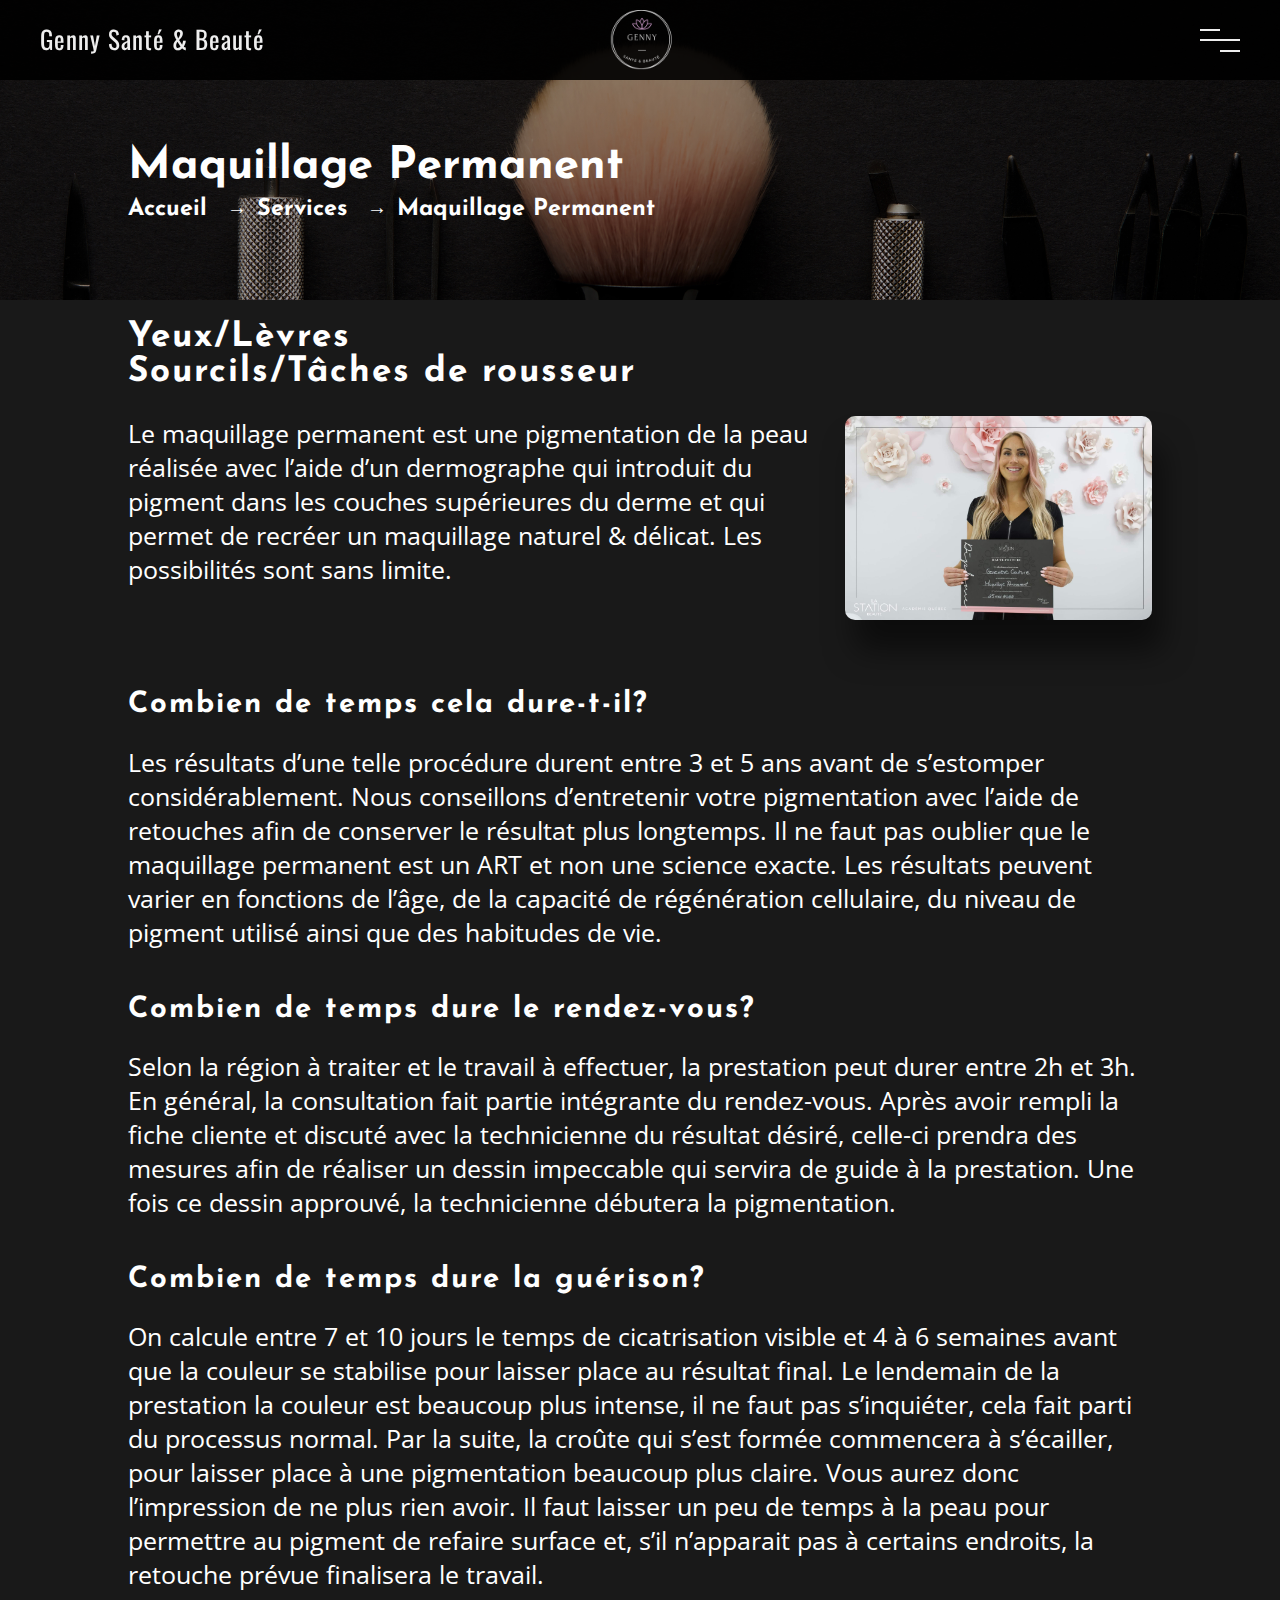
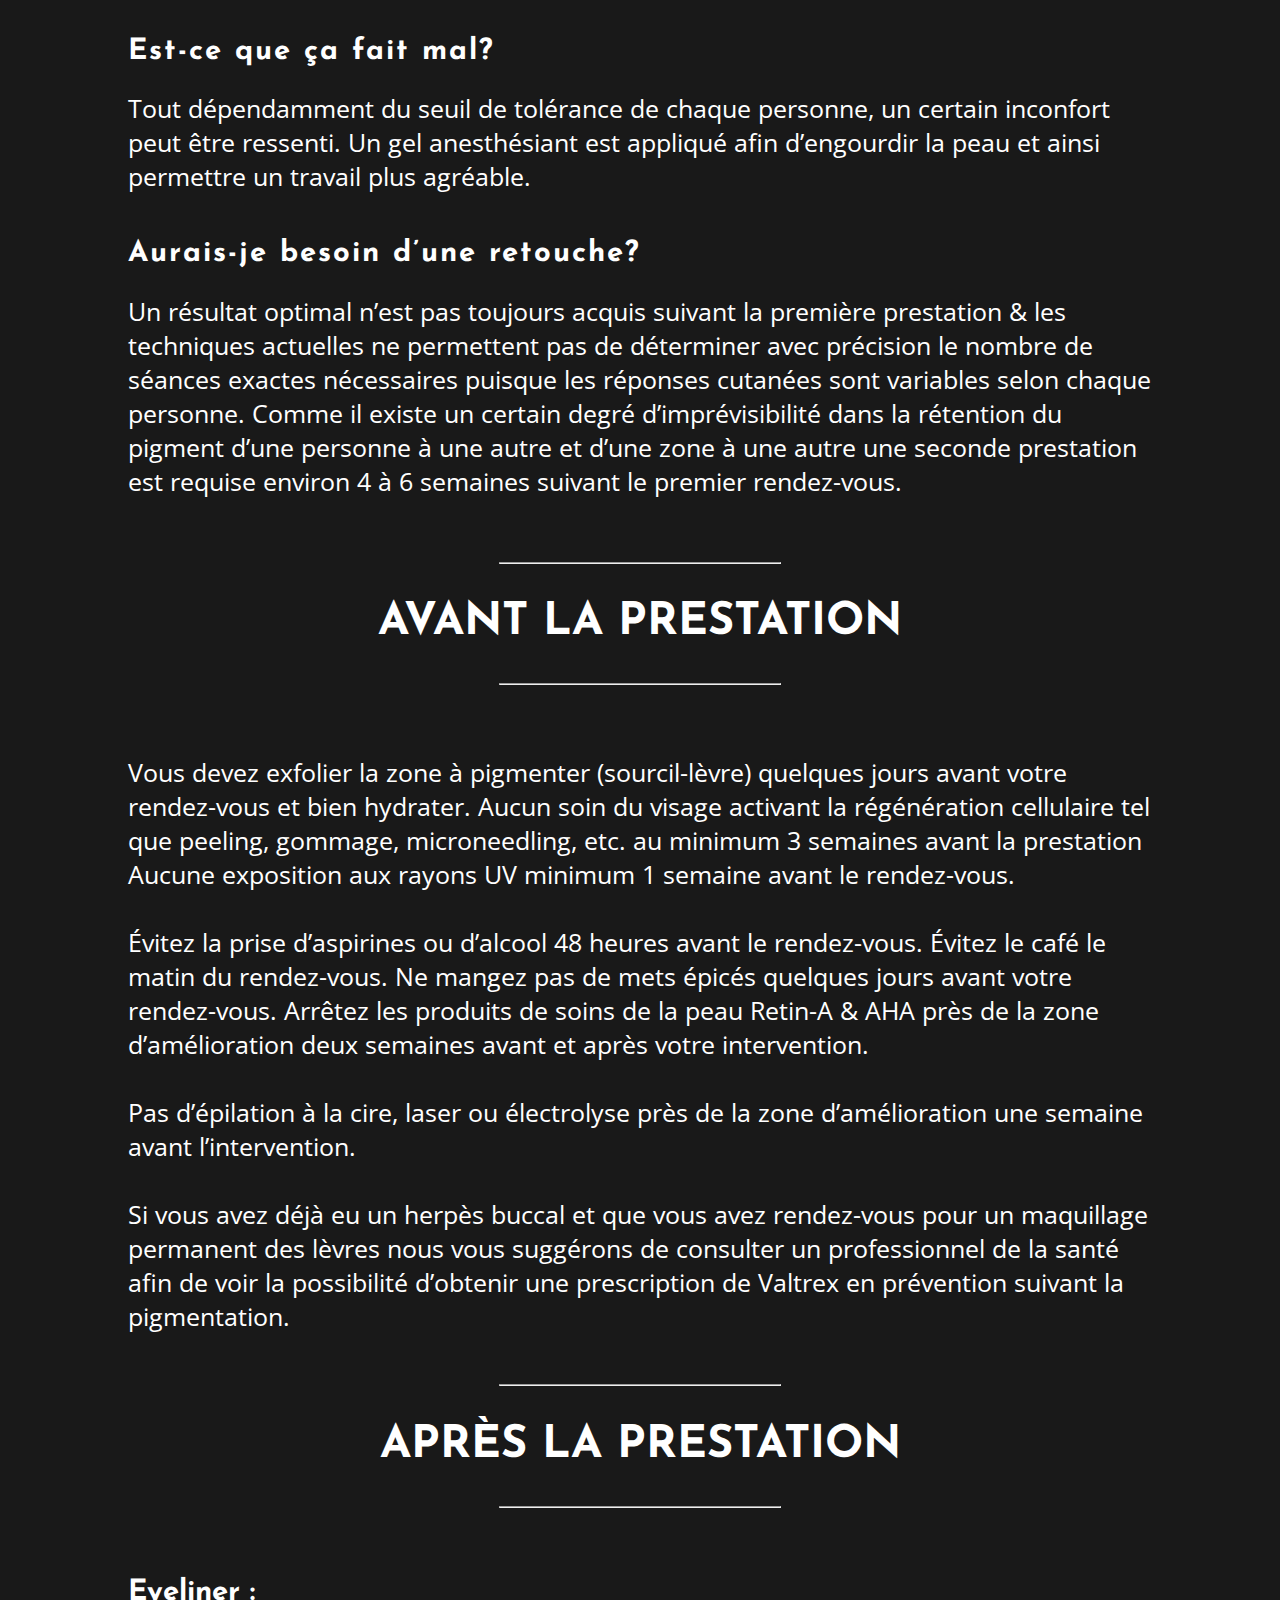
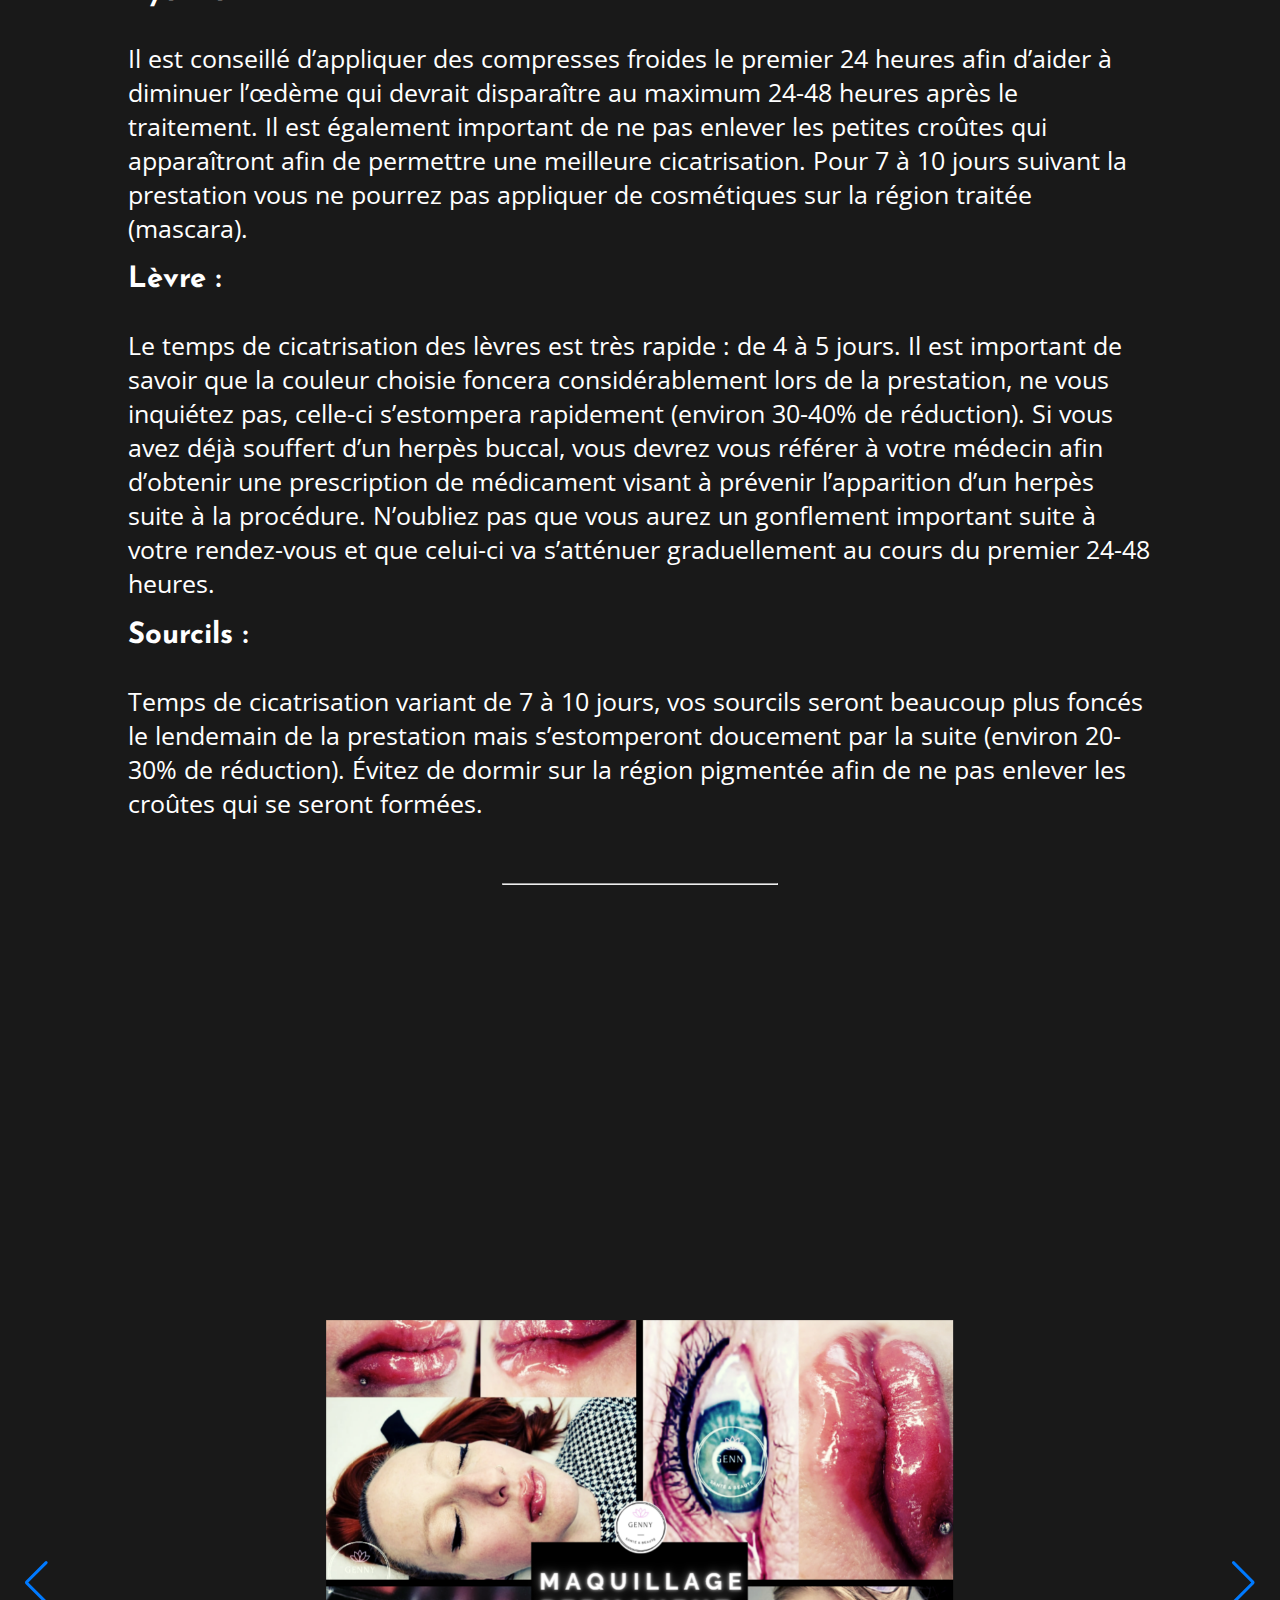
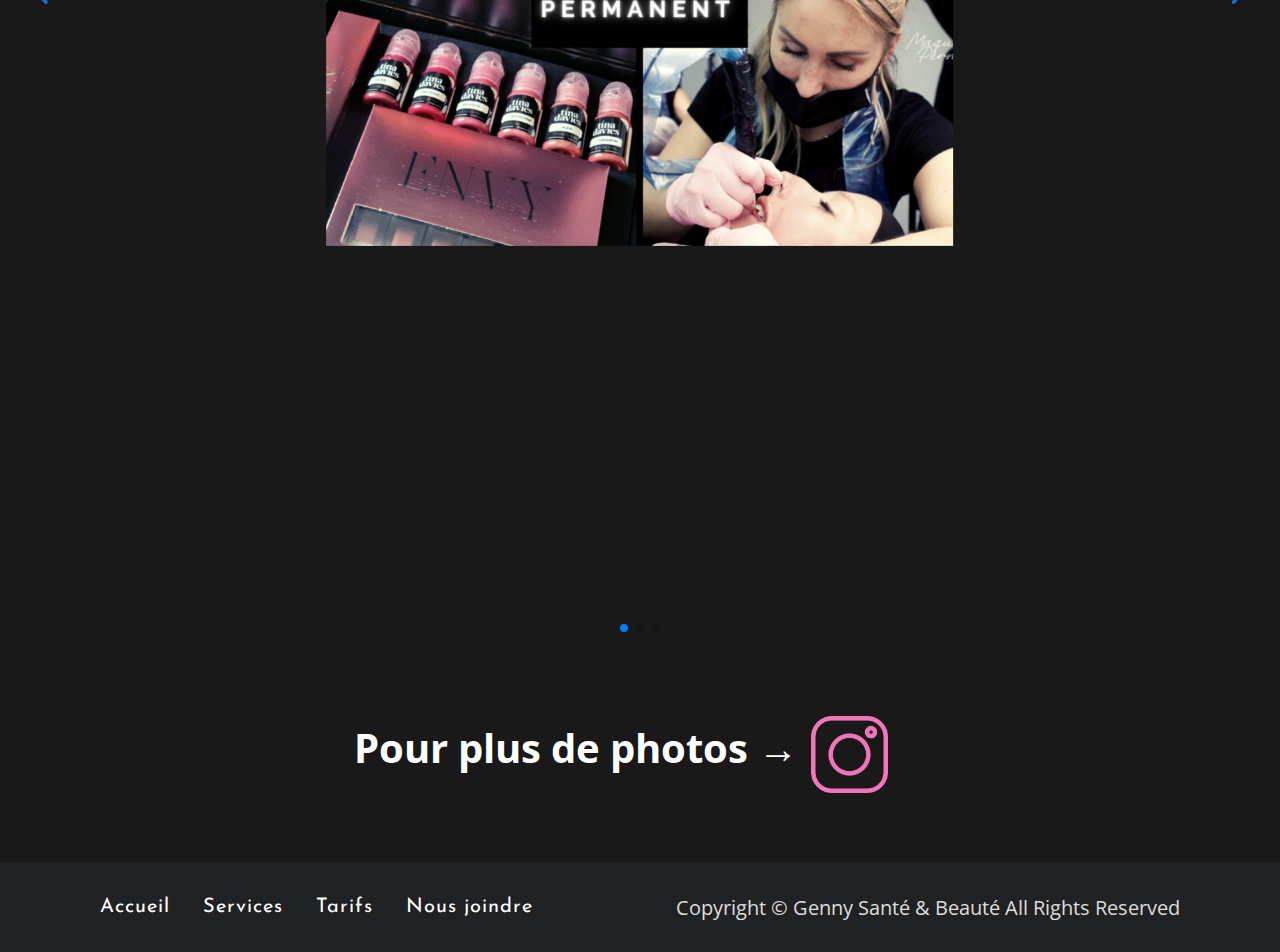
<file: services-permanent.html>
<!DOCTYPE html>
<html lang="en">

<head>
    <meta charset="UTF-8">
    <meta http-equiv="X-UA-Compatible" content="IE=edge">
    <meta name="viewport" content="width=device-width, initial-scale=1.0">
    <title>Genny Santé & Beauté</title>
    <link rel="stylesheet" href="style.css">
    <link rel="stylesheet" href="style-service.css">
    <link rel="preconnect" href="https://fonts.googleapis.com">
    <link rel="preconnect" href="https://fonts.gstatic.com" crossorigin>
    <link
        href="https://fonts.googleapis.com/css2?family=Josefin+Sans:ital,wght@0,100;0,200;0,300;0,400;0,500;0,600;0,700;1,100;1,200;1,300;1,400;1,500;1,600;1,700&display=swap"
        rel="stylesheet">
    <link rel="stylesheet" href="https://cdnjs.cloudflare.com/ajax/libs/font-awesome/6.1.1/css/all.min.css">
    <link rel="preconnect" href="https://fonts.googleapis.com">
    <link rel="preconnect" href="https://fonts.gstatic.com" crossorigin>
    <link
        href="https://fonts.googleapis.com/css2?family=Baloo+Da+2:wght@400;500;600;700;800&family=Oswald:wght@200;300;400;500;600;700&display=swap"
        rel="stylesheet">
    <link rel="preconnect" href="https://fonts.googleapis.com">
    <link rel="preconnect" href="https://fonts.gstatic.com" crossorigin>
    <link
        href="https://fonts.googleapis.com/css2?family=Open+Sans:ital,wght@0,300;0,400;0,500;0,600;0,700;1,300;1,400;1,500;1,600;1,700&display=swap"
        rel="stylesheet">
    <link rel="stylesheet" href="https://unpkg.com/swiper@8/swiper-bundle.min.css" />
</head>

<body>

    <!-- Navbar -->
    <nav class="navbar">
        <div class="logo">
            Genny Santé & Beauté
        </div>
        <div class="logo-image">
            <a href="index.html">
                <img id="logo-genny" src="images/logo-blanc2.png" alt="">
            </a>
        </div>
        <div class="nav-list">
            <a class="nav-link" href="index.html">Accueil</a>
            <div class="dropdown">
                <a class="nav-link" href="index.html#services">Services</a>
                <div class="dropdown-content">
                    <a href="services-permanent.html">Maquillage Permanent</a>
                    <a href="services-microblading.html">Microblading</a>
                    <a href="services-lipblush.html">Lashlift</a>
                </div>
            </div>

            <a class="nav-link" href="pricing.html">Tarifs</a>
            <a class="nav-link" href="index.html#nous-joindre">Nous joindre</a>
        </div>
    </nav>
    <!-- Menu -->

    <div class="menu">
        <div class="line line-1"></div>
        <div class="line line-2"></div>
        <div class="line line-3"></div>
    </div>

    <!-- Banner -->
    <div class="container">
        <section class="banner-service">
            <h2>Maquillage Permanent</h2>
            <div class="banner-link">
                <a class="banner-links" href="index.html">
                    <h3>Accueil</h3>
                </a>
                <span class="arrow-right">&#8594</span>
                <a class="banner-links" href="index.html#services">
                    <h3>Services</h3>
                </a>
                <span class="arrow-right">&#8594</span>
                <a class="banner-links" href="services-permanent.html">
                    <h3>Maquillage Permanent</h3>
                </a>

            </div>

        </section>

        <!-- Contenu et texte -->
        <section class="section-1-services">
            <div class="services-titles services-titles-mobile">
                <h3>Yeux/Lèvres <br> Sourcils/Tâches de rousseur</h3>
            </div>
            <div class="first-content-section">
                <div class="first-content-paragraph">
                    Le maquillage permanent est une pigmentation de la peau réalisée avec l’aide d’un dermographe qui
                    introduit du pigment dans les couches supérieures du derme et qui permet de recréer un maquillage
                    naturel & délicat. Les possibilités sont sans limite.
                </div>
                <div class="first-content-image-1">
                    <img src="images/diplome.jpg" alt="">
                </div>
            </div>
            <div class="question-answer-section">
                <div class="question">
                    <div class="question-1">
                        <h3 class="services-titles">Combien de temps cela dure-t-il?</h3>
                        <p>Les résultats d’une telle procédure durent entre 3 et 5 ans avant de s’estomper
                            considérablement. Nous conseillons d’entretenir votre pigmentation avec l’aide de retouches
                            afin de conserver le résultat plus longtemps. Il ne faut pas oublier que le maquillage
                            permanent est un ART et non une science exacte. Les résultats peuvent varier en
                            fonctions de l’âge, de la capacité de régénération cellulaire, du niveau de pigment utilisé
                            ainsi que des habitudes de vie.</p>
                    </div>
                    <div class="question-2">
                        <h3 class="services-titles">Combien de temps dure le rendez-vous?</h3>
                        <p>Selon la région à traiter et le travail à effectuer, la prestation peut durer entre 2h et 3h.
                            En général, la consultation fait partie intégrante du rendez-vous. Après avoir rempli la
                            fiche cliente et discuté avec la technicienne du résultat désiré, celle-ci prendra des
                            mesures afin de réaliser un dessin impeccable qui servira de guide à la prestation. Une fois
                            ce dessin approuvé, la technicienne débutera la pigmentation.</p>
                    </div>
                    <div class="question-3">
                        <h3 class="services-titles">Combien de temps dure la guérison?</h3>
                        <p>On calcule entre 7 et 10 jours le temps de cicatrisation visible et 4 à 6 semaines avant que
                            la couleur se stabilise pour laisser place au résultat final. Le lendemain de la prestation
                            la couleur est beaucoup plus intense, il ne faut pas s’inquiéter, cela fait parti du
                            processus normal. Par la suite, la croûte qui s’est formée commencera à s’écailler, pour
                            laisser place à une pigmentation beaucoup plus claire. Vous aurez donc l’impression de ne
                            plus rien avoir. Il faut laisser un peu de temps à la peau pour permettre au pigment de
                            refaire surface et, s’il n’apparait pas à certains endroits, la retouche prévue finalisera
                            le travail.</p>

                    </div>
                    <div class="question-4">
                        <h3 class="services-titles">Est-ce que ça fait mal?</h3>
                        <p>Tout dépendamment du seuil de tolérance de chaque personne, un certain inconfort peut être
                            ressenti. Un gel anesthésiant est appliqué afin d’engourdir la peau et ainsi permettre un
                            travail plus agréable.</p>

                    </div>
                    <div class="question-5">
                        <h3 class="services-titles">Aurais-je besoin d’une retouche?</h3>
                        <p>Un résultat optimal n’est pas toujours acquis suivant la première prestation & les techniques
                            actuelles ne permettent pas de déterminer avec précision le nombre de séances exactes
                            nécessaires puisque les réponses cutanées sont variables selon chaque personne. Comme il
                            existe un certain degré d’imprévisibilité dans la rétention du pigment d’une personne à une
                            autre et d’une zone à une autre une seconde prestation est requise environ 4 à 6 semaines
                            suivant le premier rendez-vous.</p>
                    </div>
                </div>
            </div>

            <!-- AVANT LA PRESTATION -->
            <div class="avant-prestation">
                <div class="titre-avant-prestation">
                    <div class="line-division line-1">
                        <hr>
                    </div>
                    <h2>Avant la prestation</h2>
                    <div class="line-division line-2">
                        <hr>
                    </div>
                </div>
                <div class="texte-avant-prestation">
                    <p>
                    <div class="texte-prestation">
                        Vous devez exfolier la zone à pigmenter (sourcil-lèvre) quelques jours avant votre rendez-vous
                        et bien hydrater.

                        Aucun soin du visage activant la régénération cellulaire tel que peeling, gommage,
                        microneedling, etc. au minimum 3 semaines avant la prestation

                        Aucune exposition aux rayons UV minimum 1 semaine avant le rendez-vous. <br><br>

                        Évitez la prise d’aspirines ou d’alcool 48 heures avant le rendez-vous.

                        Évitez le café le matin du rendez-vous. Ne mangez pas de mets épicés quelques jours avant votre
                        rendez-vous.

                        Arrêtez les produits de soins de la peau Retin-A & AHA près de la zone d’amélioration deux
                        semaines avant et après votre intervention. <br> <br>

                        Pas d’épilation à la cire, laser ou électrolyse près de la zone d’amélioration une semaine avant
                        l’intervention. <br><br>

                        Si vous avez déjà eu un herpès buccal et que vous avez rendez-vous pour un maquillage permanent
                        des lèvres nous vous suggérons de consulter un professionnel de la santé afin de voir la
                        possibilité d’obtenir une prescription de Valtrex en prévention suivant la pigmentation.
                    </div>

                    </p>
                </div>
            </div>

            <!-- APRES LA PRESTATION -->
            <div class="avant-prestation">
                <div class="titre-avant-prestation">
                    <div class="line-division line-1">
                        <hr>
                    </div>
                    <h2>Après la prestation</h2>
                    <div class="line-division line-2">
                        <hr>
                    </div>
                </div>
                <div class="texte-avant-prestation">
                    <p>
                    <div class="texte-prestation">
                        <h3>Eyeliner :</h3>
                        <br>

                        Il est conseillé d’appliquer des compresses froides le premier 24 heures afin d’aider à diminuer
                        l’œdème qui devrait disparaître au maximum 24-48 heures après le traitement.

                        Il est également important de ne pas enlever les petites croûtes qui apparaîtront afin de
                        permettre une meilleure cicatrisation.

                        Pour 7 à 10 jours suivant la prestation vous ne pourrez pas appliquer de cosmétiques sur la
                        région traitée (mascara).
                    </div>
                    <div class="texte-prestation">
                        <h3>Lèvre :</h3>
                        <br>

                        Le temps de cicatrisation des lèvres est très rapide : de 4 à 5 jours.

                        Il est important de savoir que la couleur choisie foncera considérablement lors de la
                        prestation, ne vous inquiétez pas, celle-ci s’estompera rapidement (environ 30-40% de
                        réduction).

                        Si vous avez déjà souffert d’un herpès buccal, vous devrez vous référer à votre médecin afin
                        d’obtenir une prescription de médicament visant à prévenir l’apparition d’un herpès suite à la
                        procédure.

                        N’oubliez pas que vous aurez un gonflement important suite à votre rendez-vous et que celui-ci
                        va s’atténuer graduellement au cours du premier 24-48 heures.
                    </div>
                    <div class="texte-prestation">
                        <h3>Sourcils :</h3>
                        <br>

                        Temps de cicatrisation variant de 7 à 10 jours, vos sourcils seront beaucoup plus foncés le
                        lendemain de la prestation mais s’estomperont doucement par la suite (environ 20-30% de
                        réduction).

                        Évitez de dormir sur la région pigmentée afin de ne pas enlever les croûtes qui se seront
                        formées.
                    </div>
                    </p>
                </div>
            </div>
        </section>

        <!-- Carousel images -->
        <section class="section-1-images">
            <div class="line-division line-2">
                <hr>
            </div>
            <div class="swiper mySwiper">
                <div class="swiper-wrapper">
                    <div class="swiper-slide"><img class="images-swiper"
                        src="images/284468584_1901311860257724_8257667858805882704_n.png" alt=""></div>
                    <div class="swiper-slide"><img class="images-swiper"
                            src="images/maquillage-permanent/Screen Shot 2022-06-05 at 10.44.29 AM.png" alt=""></div>
                    <div class="swiper-slide"><img class="images-swiper"
                            src="images/maquillage-permanent/Screen Shot 2022-06-05 at 10.44.14 AM.png" alt=""></div>
                    

                </div>
                <div class="swiper-button-next"></div>
                <div class="swiper-button-prev"></div>
                <div class="swiper-pagination"></div>
                <div class="swiper-pagination"></div>
            </div>
        </section>

        <div class="more-photos">
            <h1><a href="https://www.instagram.com/genny.sante.beaute/?hl=fr">Pour plus de photos &#8594      </a></h1>
            <a href="https://www.instagram.com/genny.sante.beaute/?hl=fr"><img class="more-photos-image" src="images/instagram (2).png" alt=""></a>
        </div>

    </div>

    <!-- FOOTER -->
    <footer class="footer">
        <div class="footer-nav">
            <a href="index.html">Accueil</a>
            <a href="index.html#services">Services</a>
            <a href="pricing.html">Tarifs</a>
            <a href="index.html#nous-joindre">Nous joindre</a>
        </div>
        <p class="copyright">
            Copyright &copy; Genny Santé & Beauté All Rights Reserved
        </p>
    </footer>




    <script src="https://unpkg.com/swiper/swiper-bundle.min.js"></script>

    <script src="javascript.js">

    </script>

</body>

</html>
</file>
<file: style.css>
/* Common Styles */

*{
    margin: 0;
    padding: 0;
    box-sizing: border-box;
    outline: none;
    text-decoration: none;
    list-style-type: none;
    font-family: "Open Sans", cursive;
}

html {
    font-size: 62.5%;
    scroll-behavior: smooth;
}

h1 {
    font-family: "Josefin Sans";
}



/* End common styles */
/* Navbar */

.navbar {
    width: 100%;
    height: 8rem;
    background-color: rgba(0, 0, 0, 0.9); 
    position: fixed;
    top: 0;
    z-index: 10;
    padding: 3rem;
    transition: height .5s;
}

#logo-genny {
    width: 100%;
    margin: 0;
}

.logo-image {
    position: relative;
    width: 10rem;
    margin: auto;
    padding: 0;
    bottom: 4rem;
}

.navbar.change {
    height: 100vh;
}

.logo {
    position: absolute;
    top: 2rem;
    left: 4rem;
    font-family: "Oswald";
    font-size: 2.5rem;
    color: #eee;
    letter-spacing: .1rem;
}

.nav-list {
    position: absolute;
    top: 25%;
    left: 50%;
    transform: translateX(-50%);
    display: flex;
    flex-direction: column;
    align-items: center;
    opacity: 0;
    visibility: hidden;
    transition: all .2s;
}

.change .nav-list {
    opacity: 1;
    visibility: visible;
    transition: all .7s .5s;
}

.dropdown {
    position: relative;
    display: inline-block;
  }
  
  /* Dropdown Content (Hidden by Default) */
  .dropdown-content {
    display: none;
    position: absolute;
    background-color: rgba(0, 0, 0, 0.9);
    min-width: 400px;
    box-shadow: 0px 8px 16px 0px rgba(0,0,0,0.2);
    z-index: 1;
  }
  
  /* Links inside the dropdown */
  .dropdown-content a {
    font-size: 3rem;
    color: white;
    padding: 20px 20px;
    text-decoration: none;
    display: block;
  }

  .dropdown-content a:hover {
    color: #F473B9;
  }

  
  /* Show the dropdown menu on hover */
  .dropdown:hover .dropdown-content {display: block;}
  
  /* Change the background color of the dropdown button when the dropdown content is shown */
  .dropdown:hover .dropbtn {background-color: #3e8e41;}

.nav-link {
    font-family: "Oswald";
    font-size: 4rem;
    letter-spacing: .3rem;
    color: white;
    margin: 2rem 0rem;
    transition: color .4s;

}

.nav-link:hover {
    color: #F473B9;
}


/* End of navbar */

/* Menu */


.menu {
    width: 4rem;
    height: 4rem;
    position: fixed;
    z-index: 100;
    top: 2rem;
    right: 4rem;
    display: flex;
    flex-direction: column;
    justify-content: space-evenly;
    cursor: pointer;
}

.line {
    width: 100%;
    height: 0.2rem;
    background-color: #eee;
    display: flex;
    transition: transform 0.3s;
}

.line-1 {
    width: 50%;

}

.change .line-1 {
    transform: translate(100%, 1rem) rotate(-35deg);
    transform-origin: right;
}

.line-3 {
    margin-left: auto;
    width: 50%;

}

.change .line-3 {
    transform: translateY(-1rem) rotate(35deg);
    transform-origin: right;
}


/* Section 1 */

.section-1 {
    width: 100%;
    height: 120vh;
    background: url(images/raphael-lovaski-pxax5WuM7eY-unsplash.jpg) no-repeat;
    background-position: center;
    background-size: cover;
    position: relative;
}

.banner {
    width: 100%;
    position: absolute;
    top: 10%;
    left: 50%;
    transform: translateX(-50%);
    text-align: center;
}

.banner-heading {
    margin-bottom: 0rem;
    height: 30rem;
    perspective: 50rem;
    display: flex;
    flex-direction: column;
    overflow: hidden;
    display: flex;
    justify-content: center;
}

/* Heading Animation */
.banner-heading span {
    font-family: "Josefin Sans";
    font-size: 12rem;
    font-weight: 400;
    color: white;
    text-shadow: 0.3rem 0.3rem 0.6rem 
    rgba(0,0,0,0.5);
    position: absolute;
    width: 100%;
    display: flex;
    justify-content: center;
    transform: translateZ(8rem);
    opacity: 0;
    letter-spacing: 3rem;
}

.heading-1 {
    animation: animateHeading 9s 3s infinite;
}
.heading-2 {
    animation: animateHeading 9s 6s infinite;
}
.heading-3 {
    animation: animateHeading 9s 9s infinite;
}

@keyframes animateHeading {
    0% {
        transform: translateZ(8rem);
        opacity: 0;
        letter-spacing: 3rem;
    }

    3% {
        transform: translateZ(0);
        opacity: 1;
        letter-spacing: 1.5rem;
    }

    25% {
        transform: translateZ(0);
        opacity: 1;
        letter-spacing: 1.5rem;
    }

    28% {
        transform: translateZ(8rem);
        opacity: 0;
        letter-spacing: 3rem;
    }

    100% {
        transform: translateZ(8rem);
        opacity: 0;
        letter-spacing: 3rem;
    }
}

/* Paragraph */

.banner-logo {
    width: 30rem;
    margin: auto;
    display: flex;
    justify-content: center;
    align-items: center;
    opacity: 0;
    visibility: hidden;
    animation: fadeAnimation 1s 1.5s forwards;
}

.banner-button a {
    color: white;
}

.banner-button {
    padding: 1.5rem;
    height: 6rem;
    font-family: "Open Sans";
    background-color:#F473B9;
    color: white;
    font-size: 2rem;
    text-transform: uppercase;
    border-radius: 3rem;
    border: .1rem solid;
    box-shadow: 1rem 2rem 3rem rgba(0,0,0,0.5);
    text-shadow: .6rem .3rem .2rem rgba(0,0,0,0.2);
    cursor: pointer;
    opacity: 0;
    visibility: hidden;
    animation: fadeAnimation 1s 2s forwards ;
    position: relative;
    overflow: hidden;
}

.banner-button::before {
    content: "";
    width: 100%;
    height: 100%;
    background: linear-gradient(to right, transparent, white, transparent);
    position: absolute;
    top: 0;
    left: -100%;
    transform: skewX(-30deg);
    transition: left 1.5s;
}

.banner-button:hover::before {
    left: 100%;
}

@keyframes fadeAnimation {
    0% {
    opacity: 0;
    visibility: hidden;
    }

    100% {
        opacity: 1;
        visibility: visible;
        }
}

/* Section 2 */

.section-2 {
    width: 100%;
    height: 80vh;
    background-color: #222020;
    position: relative;
    font-family: "Josefin Sans";
    color: white;
    text-align: center;
    padding: 0% 2% 5% 2%;
}

.section-2-title {
    font-family: "Josefin Sans";
}

.section-2 a {
    text-decoration: none;
    color: white;
}

hr {
    width: 100%;
    height: 100%;
}

.hr-section-2 {
    width: 20rem;
    height: .1rem;
    color: white;
    position: relative;
    margin: auto;
    margin-bottom: 1rem;
}


h1 {
    font-size: 6rem;
    padding: 1rem 0 0rem 0;
    color:white;
}

.section-2 h2 {
    font-size: 3rem;
    font-family: "Josefin Sans";
}

.service {
    box-shadow: 1rem 2rem 3rem rgba(0,0,0,0.5);
    border-radius: 20%;
    padding: 5%;
    transition: transform .2s;
    margin: 0 2.5rem;
}

.service:hover {
    transform: scale(1.2);
    
}

.service-1:hover {
    z-index: 10;
}
.service-2:hover {
    z-index: 10;
}
.service-3:hover {
    z-index: 10;
}

.service-image {
    width: 20rem;
    position: relative;
    margin: 4rem 8rem;
}

.services-wrapper {
    display: flex;
    flex-direction: row;
    align-items: center;
    justify-content: center;

}

/* Tarifs Section */

h1 {
    font-family: "Josefin Sans";
}

.tarifs h3 {
    padding: 2%;
    text-align: center;
}

.tarifs-wrapper{
    width: 100%;
    background: linear-gradient(to right, #434343 , #000000);
    padding: 2% 10%;
    color: white;
    font-size: 2rem;
} 

.tarifs-wrapper h2 {
    padding: 2% 0rem;
    text-align: center;
}

.tarifs-titre {
    padding-bottom: 2%;
}

.h2-hr {
    position: relative;
    width: 20%;
    color: white; 
    margin: auto;
}

.services-tarifs {
    width: 100%;
    display: flex;
    flex-direction: column;
}


.tarifs-header {
    box-shadow: 1rem 2rem 3rem rgba(0,0,0,0.5);
    border: 1px solid white;
    width: 30%;
    padding: 1%;
    justify-content: center;
    margin: auto;
}


.tarifs-individuel {
    display: flex;
    flex-direction: row;
    justify-content: space-between;
    padding: 4% 0;
}

.tarifs-individuel h4 {
    position: relative;
    font-family: "Open Sans";
}

.tarifs-individuel hr {
    width: 40rem;
    height: .1rem;
    border : 1px dashed white;
    position: relative;
    float: left;
    position: absolute;
    bottom: 0;
    right: 0;

}

.annulation-tarifs {
    padding-top: 10rem;
    font-family: "Open Sans";
}

.annulation-tarifs h3 {
    text-decoration: underline;
    font-size: 3rem;
}

.annulation-tarifs span {
    font-family: "Open Sans";
    font-size: 2rem;
} 




/* Index page end */

/* Section 4 */

.hr-section-4 {
    width: 20rem;
}

.section-4 {
    width: 100%;
    height: 100vh;
    background-color: #171718;
    display: flex;
    align-items: center;
    padding: 10% 10%;
}

.contact-wrapper {
    width: 80%;
    display: flex;
    flex-direction: column;
    align-items: center;
}

.contact-details {
    display: flex;
    margin-bottom: 8rem;
    flex-direction: row;
}

.contact-details div {
    width: 15rem;
    text-align: center;
    margin: 4rem;
}

.contact-details i {
    font-size: 8rem;
    color: #F473B9;
}

.facebook img {
    width: 60%;
}

.contact-wrapper h1 {
    font-size: 4rem;
    color: #ccc;
    text-transform: uppercase;
    padding-bottom: 4%;
}

.contact-form {
    width: 70rem;
    display: flex;
    flex-direction: column;
}

.contact-form input, .contact-form textarea {
    padding: 1.5rem;
    background-color: #444;
    color: white;
    border: none;
    margin-bottom: 2rem;
    letter-spacing: .1rem;
}

.contact-form textarea{
    max-width: 100%;
    max-height: 15rem;
    min-height: 5.5rem;
}

.contact-form input[type="submit"] {
    background-color: #F473B9;
    text-transform: uppercase;
    cursor: pointer;
    transition: background-color 0.3s;
}

.contact-form input[type="submit"]:hover {
    background-color: #fa38a3;
}

/* Footer */

.footer {
    width:100%;
    height: 10vh;
    background-color: #202122;
    display: flex;
    justify-content: space-between;
    align-items: center;
    padding: 0 10rem;
}

.footer-nav a{
    font-family: "Josefin Sans";
    color: white;
    font-size: 2rem;
    margin-right: 3rem;
    letter-spacing: 0.1rem;
}

.footer-nav a:hover {
    color: #F473B9;
    transition: color 0.3s;
}

.copyright {
    font-size: 2rem;
    color: #ddd;
}


/* Maquillage Permanent Prix */
.maquillage-permanent-prix
{
    width: 100%;
    background-color: rgba(0, 0, 0, 0.9);
}

/* Carousel Index */

.carousel-index {
    width: 100%;
    height: 100rem;
    background: url(images/284468584_1901311860257724_8257667858805882704_n.png) no-repeat;
    background-repeat: no-repeat;
    background-position: center;
    background-color: #202122;
}



/* ------------- Responsive ------------------- */

@media(max-width:634px) {

    html {
        font-size: 45%;
    }

    body {
        max-width: 100%;
    }

    /* Navbar */
    .menu {
        position: fixed;
    }

    .logo-image {
        margin: 0;
    }

    .navbar {
        width: 100%;
        padding: 3rem 0rem;
    }

    .logo {
        visibility: hidden;
    }

    #nous-joindre-mobile {
        text-align: center;
    }

    /* Section 1 */
    .container {
        width: 100%;
    }



    .banner-heading {
        visibility: hidden;
    }

    .banner-logo {
        position: relative;
        width: 100%;
        bottom: 15rem;
    }

    .banner-button {
        position: relative;
        bottom: 15rem;
    }

    /* Section 2 */


    /* Section 4 */

    

    /* Footer */

    .footer {
        flex-direction: column;
        padding: 5% 0%;
    }

    .footer-nav {
        display: flex;
        position: relative;
        float: left;
    }

    /* -------------- Pricing ------------ */

   .services-tarifs {
       margin: 5rem 0rem;
   }

   .tarifs-individuel hr {
       width: 20rem;
   }

   .annulation-tarifs h2 {
        padding: 5% 0%;
   }

}



@media (max-width: 1180px)  {
    .footer {
        flex-direction: column;
        padding: 5% 0%;
        height: 20rem;
    }

    .footer-nav {
        display: flex;
        position: relative;
        float: left;
        padding-bottom: 5%;
    }
}

@media (max-width: 1250px) {
    .section-2 {
        width: 100%;
        height: 130rem;
    }

    .section-2-title {
        padding-top: 4rem;
    }

    .services-wrapper {
        flex-direction: column;
    }

    .section-4 {
        height: auto;
        display: flex;
        flex-direction: column;
        text-align: center;
    }

    .section-4 h1 {
        padding-bottom: 4rem;
    }

    .contact-details {
        margin-bottom: 0;
    }

    .contact-details div {
        width: 20%;
        display: flex;
    }

    .facebook img{
        position: relative;
        width: 10rem;
       padding: 0;
       margin-left: -4rem;
       margin-right: -4rem;
       bottom: 1rem;
    }

    .contact-form {
        width: 120%;
        margin-bottom: 2rem;
    }  
}

@media(max-width:821px) {

    .navbar {
        width: 100%;
        padding: 3rem 0rem;
    }

    .menu {
        position: fixed;
    }

    /* Section 1 */
    .banner-heading {
        justify-content: center;
    }

    .banner-heading span {
        display: flex;
        font-size: 80%;
        text-align: center;
        justify-content: center;
    }

    
}
</file>
<file: style-service.css>
body {
    font-family: "Josefin Sans";
}

h2 {
    color: white;
    font-size: 4.5rem;
    font-family: "Josefin Sans";
}

h3 {
    font-family: "Josefin Sans";
}

.banner-service {
    width: 100%;
    height: 30rem;
    background: linear-gradient(rgba(0, 0, 0, 0.4), rgba(0, 0, 0, 0.4)), url(images/Depositphotos_197176834_L.jpg) no-repeat;
    background-size: cover;
    background-position-y: 60% ;
    padding-left: 10%;
    padding-top: 5%;
    display: flex;
    flex-direction: column;
    justify-content: center;
    font-family: "Josefin Sans";
}

.banner-service h2 {
    display: flex;
}

.banner-link {
    color: white;
    display: flex;
    flex-direction: row;
    font-size: 2rem;
    font-family: "Josefin Sans";
}

.banner-links h3 {
    color: white;
    margin-right: 1rem;
    font-family: "Josefin Sans";
    padding-top: .8rem;
}

.banner-links h3:hover {
    color: #F473B9;
}

.arrow-right {
    margin-right: 1rem;
    margin-left: 1rem;
    padding-top: 0.4rem;
}

/* Section 1 */

.section-1-services {
    width: 100%;
    background-color: rgba(0, 0, 0, 0.9);
    font-family: "Josefin Sans";
}

.services-titles h3 {
    color: white;
    font-size: 3.5rem;
}

.services-titles {
    position: relative;
    text-align: left;
    padding-top: 2rem;
    letter-spacing: 2px;
    padding-left: 10%;
    padding-bottom: 2%;
}



.first-content-section {
    width: 100%;
    display: flex;
    padding: 0% 10%;
    color:white;
    font-size: 2.5rem;
    font-family: "Open Sans";
}
 .first-content-paragraph {
     display: flex;
     width: 70%;
 }

.first-content-image-1 {
    display: flex;
    width: 30%;
    transition: transform .2s;
}

.first-content-image-1 img {
    width: 100%;
    border-radius: 1rem;
    box-shadow: 1rem 3rem 3rem rgba(0,0,0,0.5);
    
}

.first-content-image-1:hover {
    transform: scale(1.2);
}

.question-answer-section {
    width: 100%;
    color: white;
    margin-top: 5rem;
    display: flex;
    flex-direction: column;
    justify-content: space-evenly;
    font-size: 2.5rem;
}

.question {
    display: flex;
    flex-direction: column;
    justify-content: space-evenly;
}

.question  p {
    padding: 0% 10% 2% 10%; 
    font-family: "Open Sans";
}

/* SECTION 1 fin */


/* AVANT-Prestation */

.texte-prestation h3 {
    padding: 0;
}

.avant-prestation {
    width: 100%;
    background-color: rgba(25,25,25);
    text-align: center;
}

.titre-avant-prestation {
    text-transform: uppercase;
}

.line-division {
    width: 50%;
    height: 0.1rem;
    padding: 3%;
    position: relative;
    margin: auto;
}

.line-1 hr {
    width: 50%;
    margin: auto;
}

.line-2 hr {
    width: 50%;
    margin: auto;
}

.texte-avant-prestation {
    padding: 1% 10%;
    text-align: left;
    font-family: "Open Sans";
    font-size: 2.5rem;
    color: white;
}

.texte-prestation {
    padding-top: 2%;
}

/* Prestation Fini */

/* Carousel */

.section-1-images {
    width: 100%;
    height: 150vh; 
    background-color: rgba(25, 25, 25);
    padding: 1%;
}

.more-photos {
    padding: 10% 5% 0% 5%;
    text-align: center;
    display: flex;
    justify-content: center;
    align-items: center;
    background-color: rgba(25,25,25);
}

.more-photos h1 {
    font-family: "Open Sans";
    display: flex;
    align-items: center;
    font-size: 4rem;
    padding-bottom: 2%;
}

.more-photos a {
    color: white;
}

.more-photos-image {
    display: flex;
    align-items: center;
    padding-left : 10%;
    width: 70%;
}

.swiper {
    width: 100%;
    height: 100%;
    margin-left: auto;
    margin-right: auto;
  }

  .swiper-slide {
    /* Center slide text vertically */
    display: -webkit-box;
    display: -ms-flexbox;
    display: -webkit-flex;
    display: flex;
    -webkit-box-pack: center;
    -ms-flex-pack: center;
    -webkit-justify-content: center;
    justify-content: center;
    -webkit-box-align: center;
    -ms-flex-align: center;
    -webkit-align-items: center;
    align-items: center;

  }

  .swiper-slide img {
    width: 50%;
    display: block;
    object-fit: cover;
  }


  .more-photos {
    display: flex;
    justify-content: center;
    align-items: center;
    padding-bottom: 5%;
}
/* .section-1-images-mobile {
    visibility: hidden;
} */


/* ---------- Repsonsive ----------- */

@media (max-width:660px) {
    .first-content-image-1 {
        display: none;
        
    }

    .services-titles {
        text-align: left;
        width: 100%;
        height: auto;
        padding-right: 5%;
    }

    
    .more-photos a {
        font-size: 80%;
    
    }

    .more-photos-image {
        width: 40%;
    }
    
}

@media (max-width:450px) {

    .first-content-paragraph {
        width: 100%;
    }

    .section-1-images {
        width: 100%;
        height: 55vh;
    }

    .swiper-slide img {
        width: 100%;

      }

    .services-titles {
        width: 100%;
    }

    

}

@media (max-width: 900px) {
    .first-content-image-1 {
        width: 50%;
    }

    .section-1-images {
        width: 100%;
        height: 55vh;
    }

    .swiper-slide img {
        width: 100%;

      }

    
}
</file>
